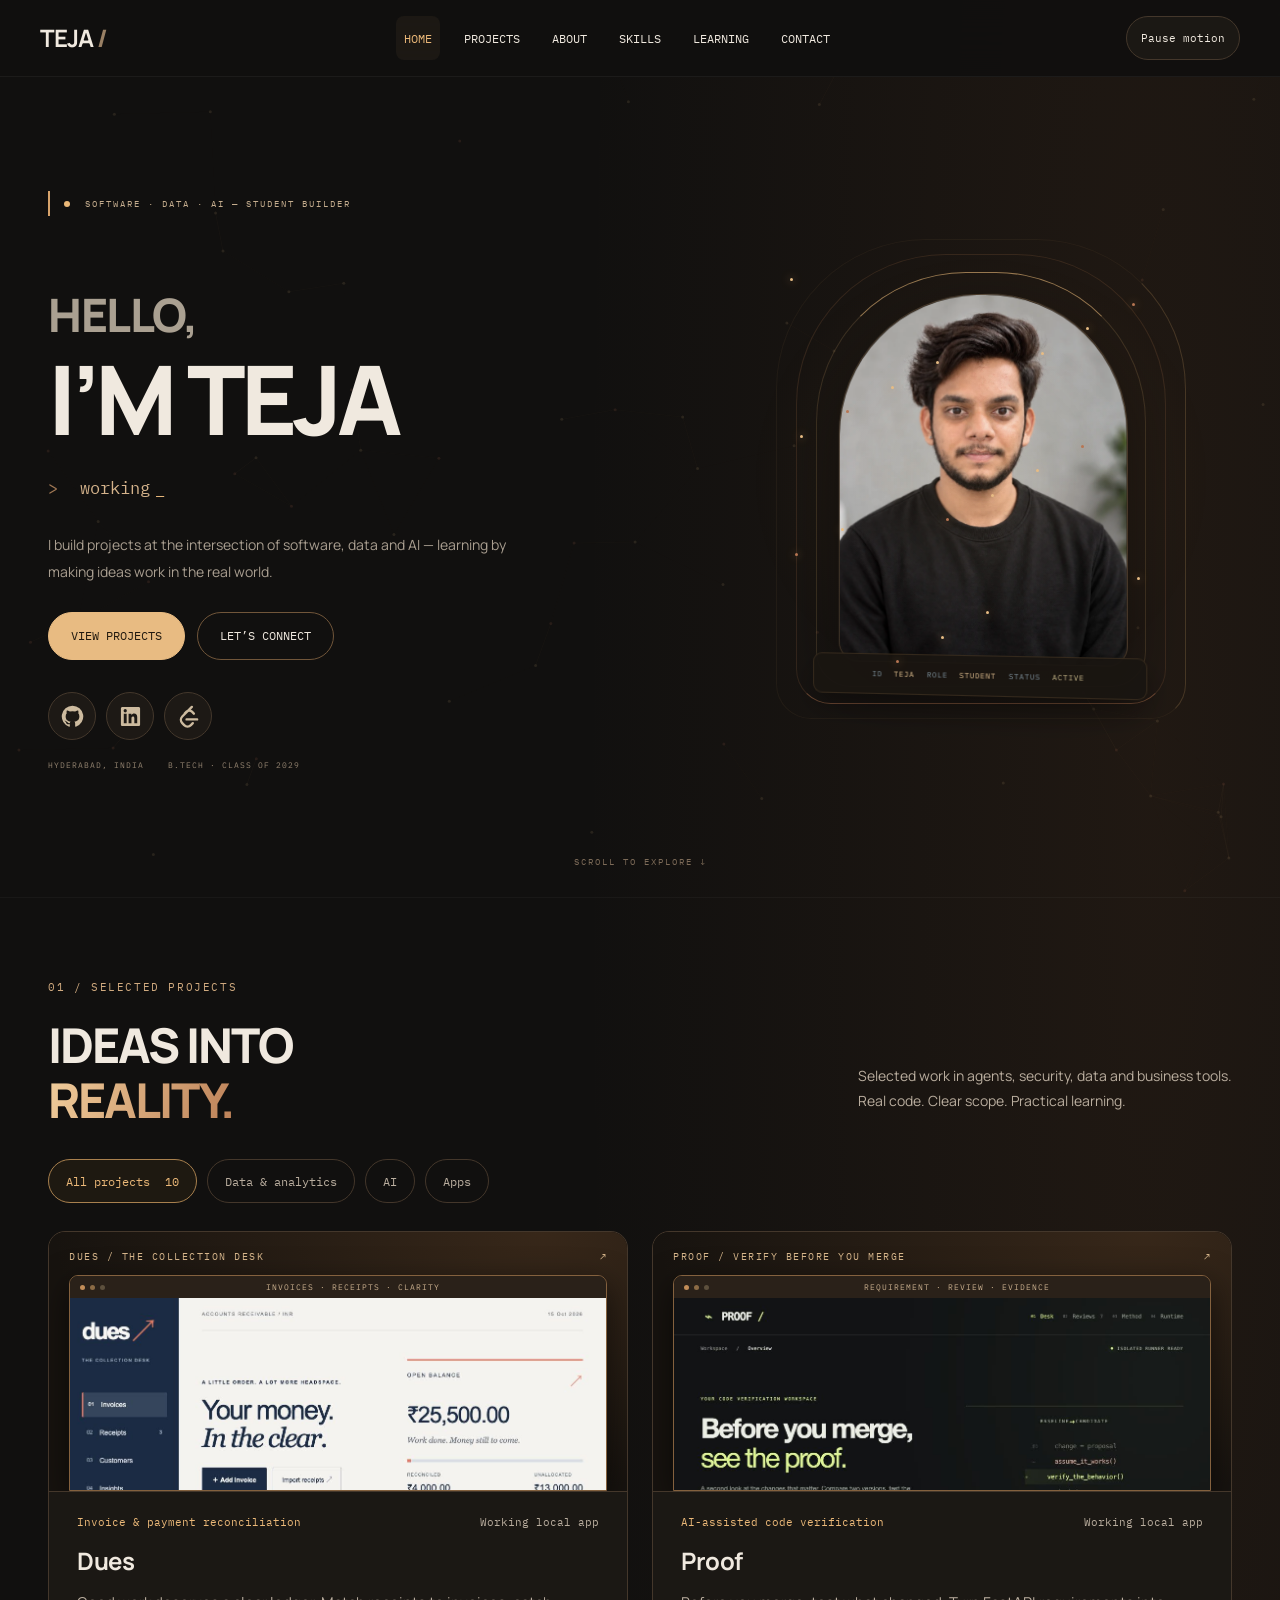
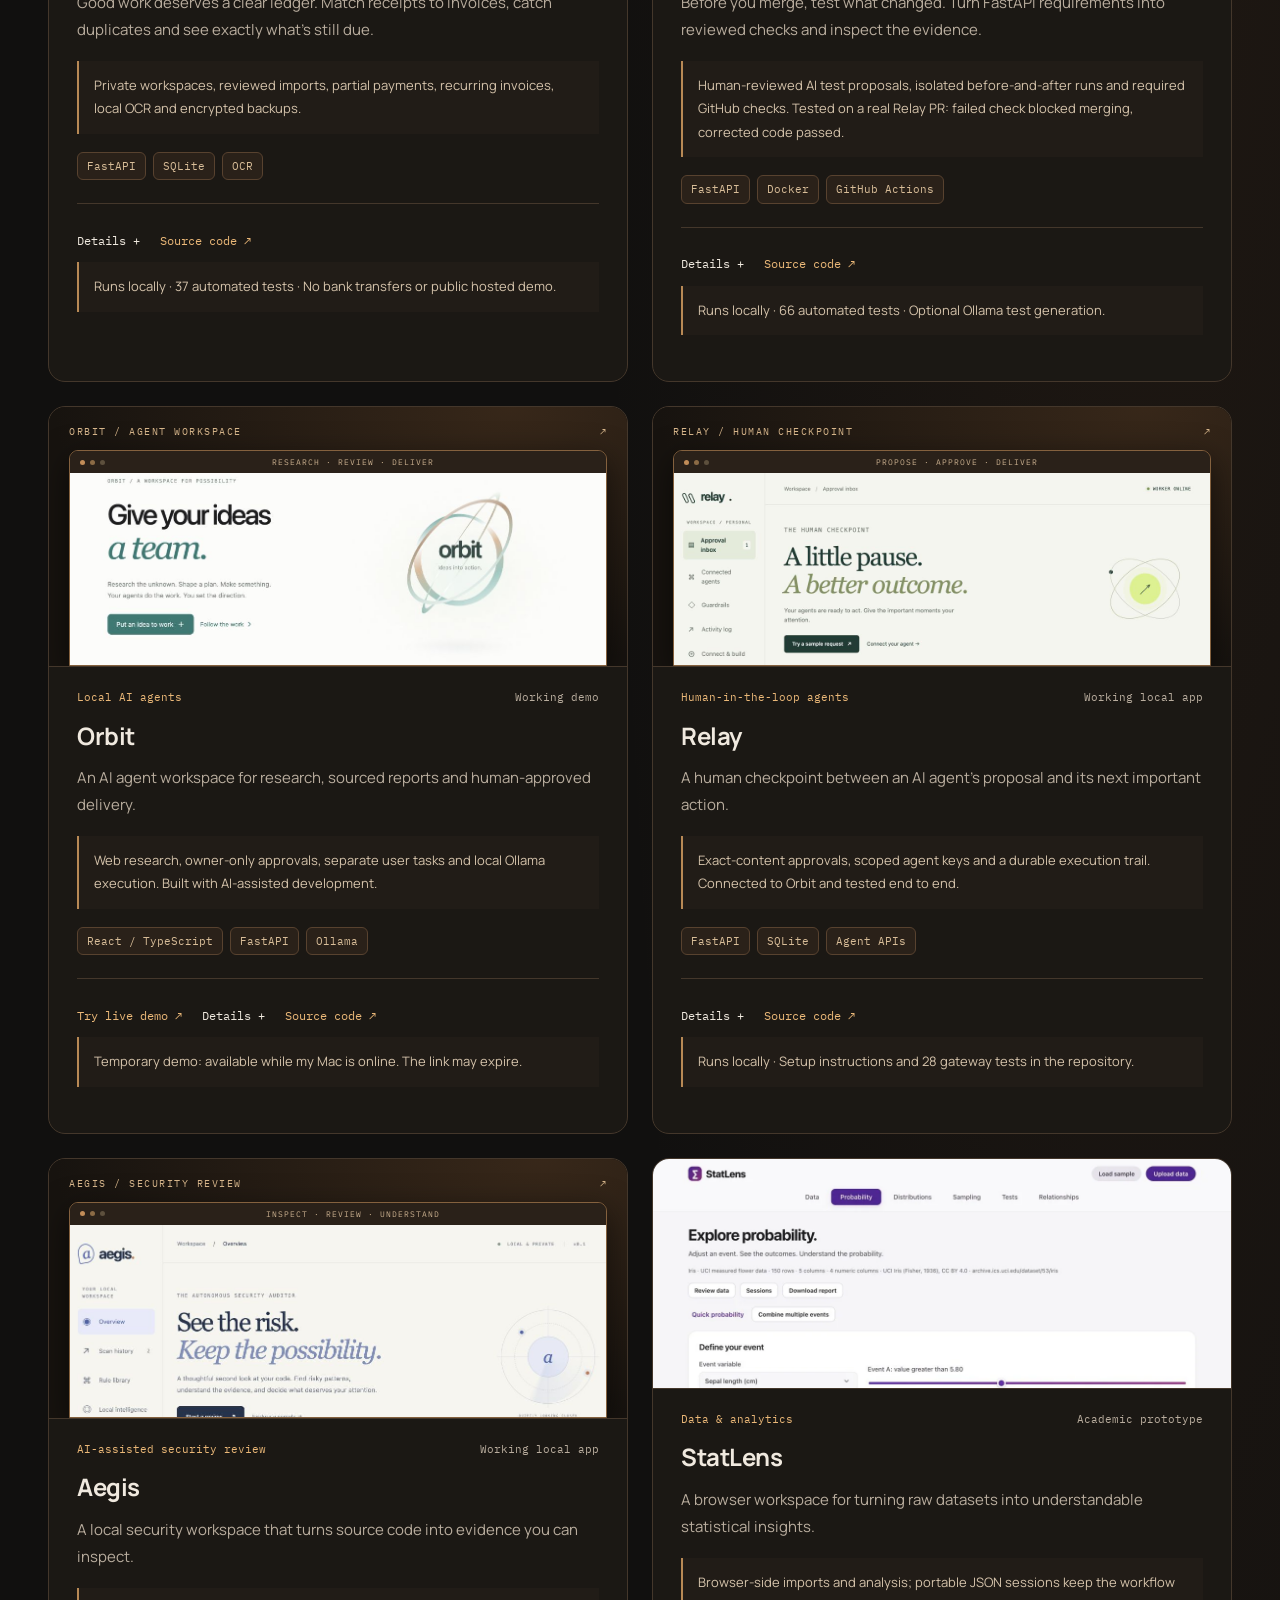
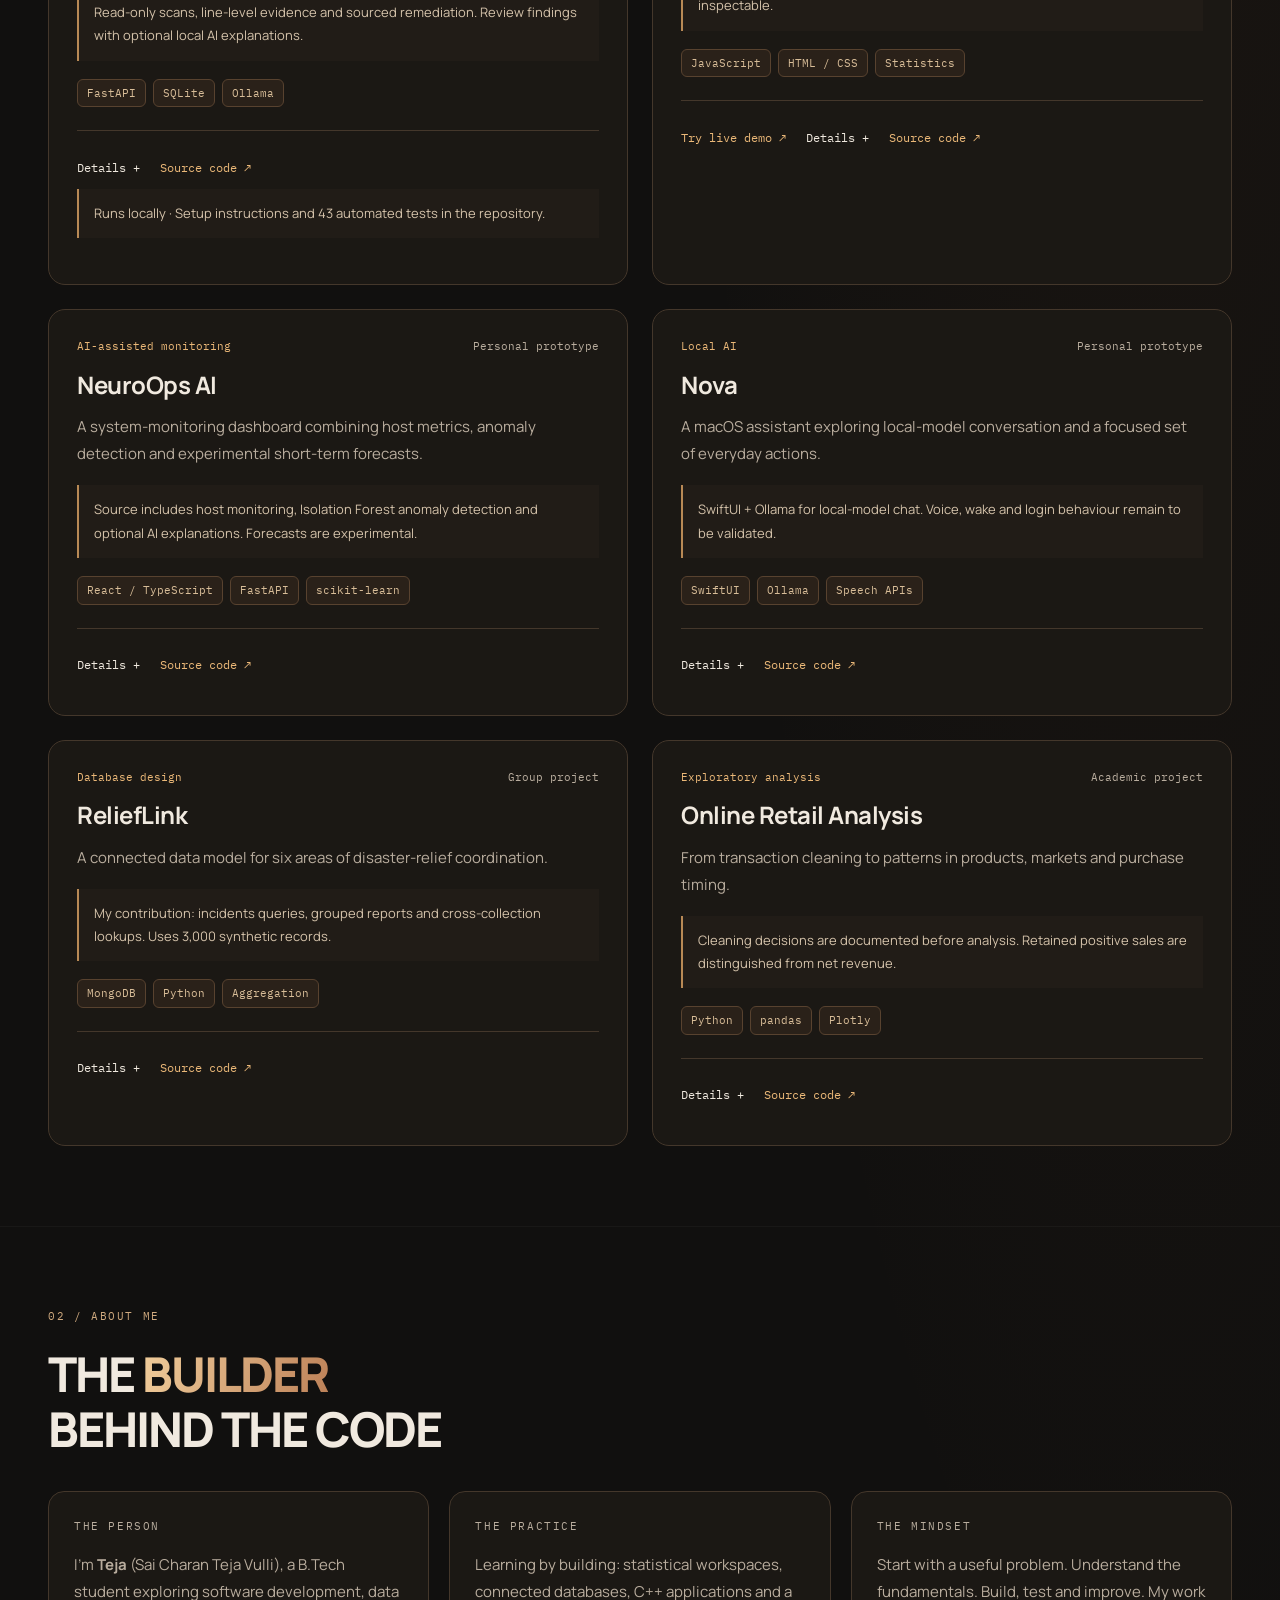
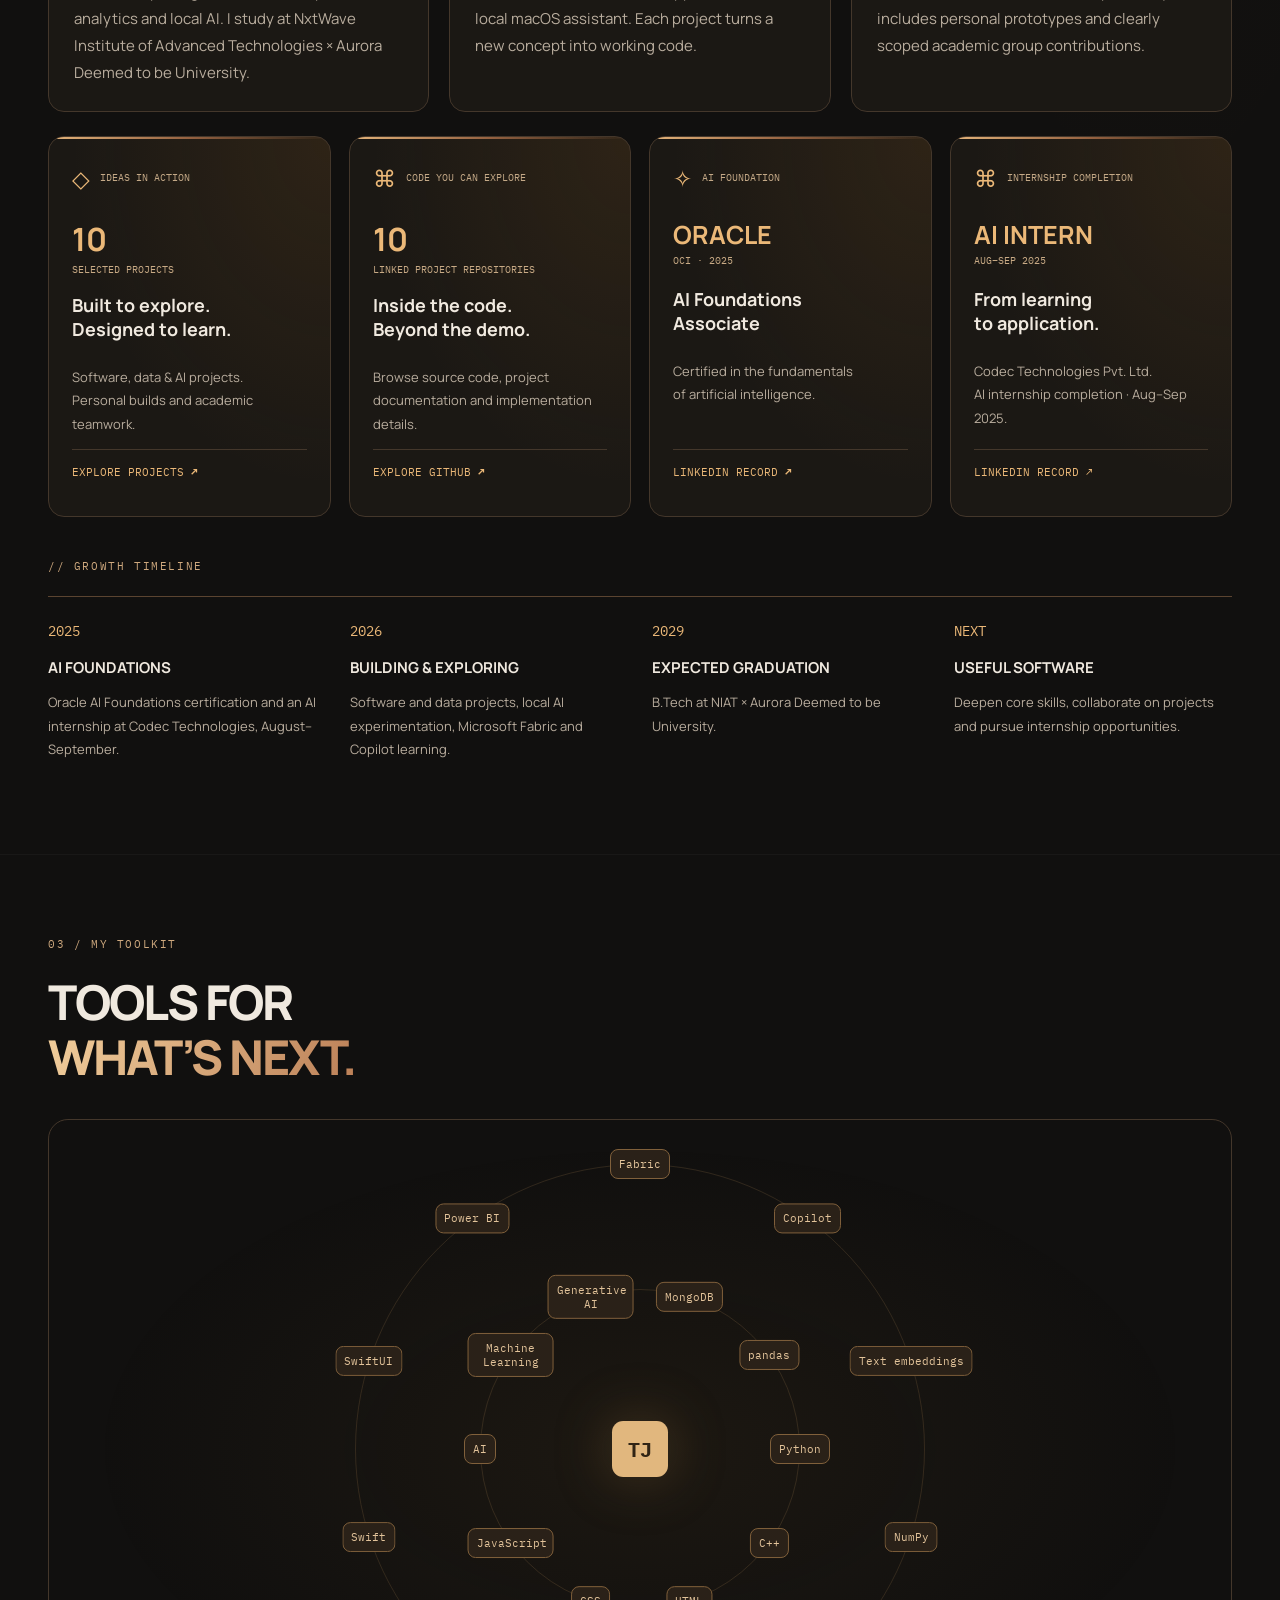
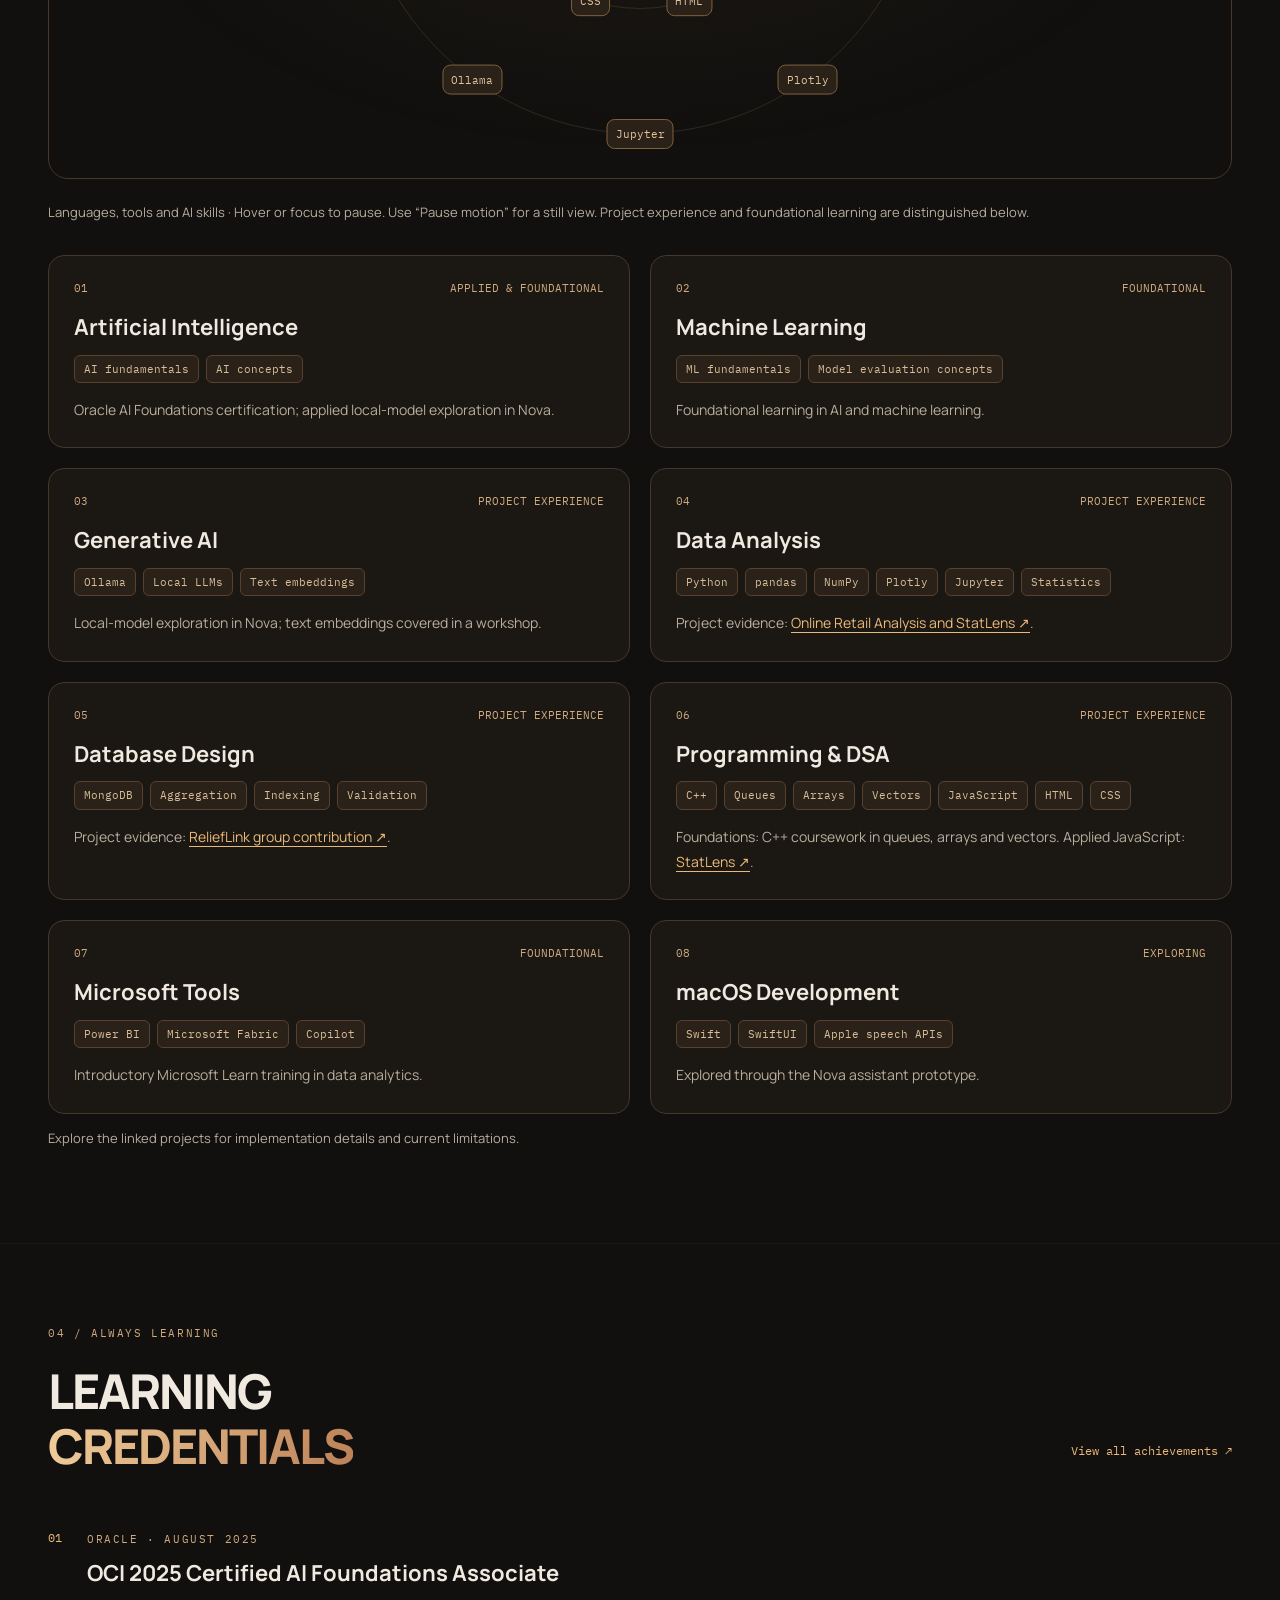
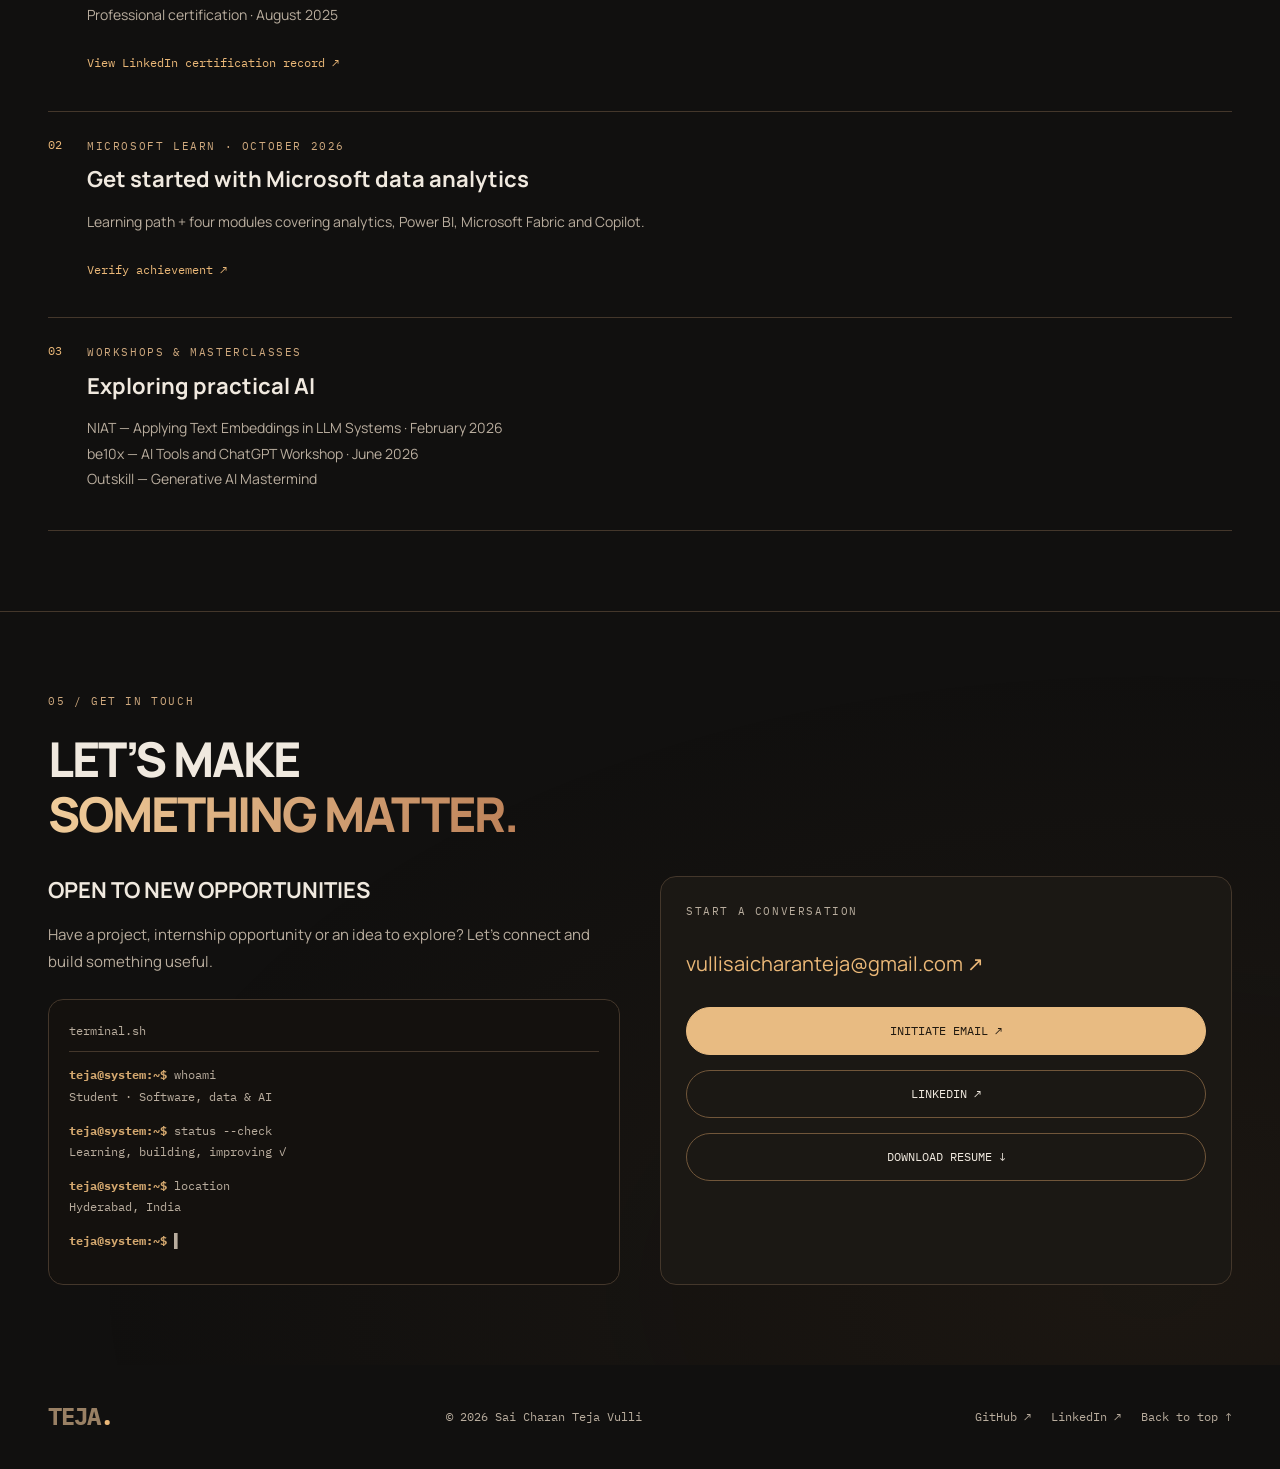
<file: index.html>
<!doctype html><html lang="en"><head><meta charset="utf-8"><meta name="viewport" content="width=device-width,initial-scale=1"><meta name="description" content="Sai Charan Teja Vulli — B.Tech student exploring software, data and local AI. Explore nine selected projects in AI, software and data."><title>Teja • Developer Portfolio</title><link rel="icon" href="favicon.svg" type="image/svg+xml"><link rel="stylesheet" href="style.css?v=relay-20261015"><link rel="canonical" href="https://saicharanteja-vulli.github.io/"><meta property="og:type" content="website"><meta property="og:title" content="Teja — Software & Data Portfolio"><meta property="og:description" content="Explore my Python data tools, C++ applications and local AI prototypes. Source code, a working demo and clear project contributions."><meta property="og:url" content="https://saicharanteja-vulli.github.io/"><meta property="og:image" content="https://saicharanteja-vulli.github.io/portrait-previous.webp"><meta name="twitter:card" content="summary"><meta name="theme-color" content="#11100f"></head><body>
<a class="skip" href="#main">Skip to content</a><div class="reading-progress"></div><canvas id="network" aria-hidden="true"></canvas><div class="particles" aria-hidden="true"></div><header><a class="brand" href="#home" aria-label="Teja home"><b>TEJA</b> /</a><nav aria-label="Main navigation"><a href="#home">HOME</a><a href="#work">PROJECTS</a><a href="#about">ABOUT</a><a href="#skills">SKILLS</a><a href="#learning">LEARNING</a><a href="#contact">CONTACT</a></nav><button class="motion-toggle" id="motion-toggle" aria-pressed="false">Pause motion</button></header><main id="main"><section class="hero wrap" id="home"><div class="hero-copy"><p class="eyebrow"><span class="dot"></span> SOFTWARE · DATA · AI — STUDENT BUILDER</p><h1><span class="hello">HELLO,</span><br><span id="hero-name" tabindex="0" aria-label="I’m Teja"><span aria-hidden="true">I’M TEJA</span></span></h1><p class="hero-sub"><span class="prompt">&gt;</span> <span id="rotating">working software.</span></p><p class="intro">I build projects at the intersection of software, data and AI — learning by making ideas work in the real world.</p><div class="actions"><a class="button primary" href="#work">VIEW PROJECTS</a><a class="button" href="#contact">LET’S CONNECT</a></div><div class="socials"><a href="https://github.com/saicharanteja-vulli" target="_blank" rel="noopener noreferrer" aria-label="GitHub" title="GitHub"><svg viewBox="0 0 24 24" aria-hidden="true"><path fill="currentColor" d="M12 .8a11.2 11.2 0 0 0-3.54 21.83c.56.1.77-.24.77-.54v-2.1c-3.13.68-3.79-1.33-3.79-1.33-.51-1.3-1.25-1.65-1.25-1.65-1.02-.7.08-.69.08-.69 1.13.08 1.72 1.16 1.72 1.16 1 .1 1.56 2.26 3.29 1.2.1-.72.39-1.21.71-1.49-2.5-.28-5.13-1.25-5.13-5.55 0-1.23.44-2.23 1.16-3.02-.12-.28-.5-1.43.11-2.98 0 0 .95-.3 3.08 1.15a10.7 10.7 0 0 1 5.6 0c2.13-1.44 3.07-1.15 3.07-1.15.62 1.55.24 2.7.12 2.98.72.79 1.15 1.79 1.15 3.02 0 4.31-2.63 5.26-5.14 5.54.4.35.76 1.03.76 2.08v2.84c0 .3.2.65.77.54A11.2 11.2 0 0 0 12 .8Z"/></svg></a><a href="https://www.linkedin.com/in/sai-charan-teja-profile/" target="_blank" rel="noopener noreferrer" aria-label="LinkedIn" title="LinkedIn"><svg viewBox="0 0 24 24" aria-hidden="true"><path fill="currentColor" d="M20.5 2h-17C2.67 2 2 2.67 2 3.5v17c0 .83.67 1.5 1.5 1.5h17c.83 0 1.5-.67 1.5-1.5v-17c0-.83-.67-1.5-1.5-1.5ZM8 19H5V9h3v10ZM6.5 7.7a1.7 1.7 0 1 1 0-3.4 1.7 1.7 0 0 1 0 3.4ZM19 19h-3v-5.1c0-1.3-.5-2-1.5-2-1.1 0-1.5.8-1.5 2V19h-3V9h2.9v1.4c.7-1 1.6-1.6 2.9-1.6 2.1 0 3.2 1.3 3.2 3.8V19Z"/></svg></a><a href="https://leetcode.com/u/saicharantejvulli/" target="_blank" rel="noopener noreferrer" aria-label="LeetCode" title="LeetCode"><svg viewBox="0 0 24 24" aria-hidden="true"><path d="m15.5 2-10 10a5 5 0 0 0 0 7l2 2a5 5 0 0 0 7 0l2-2M8 9l2-2a4 4 0 0 1 5.6 0l2 2M10 15h11" fill="none" stroke="currentColor" stroke-width="2.5" stroke-linecap="round" stroke-linejoin="round"/></svg></a></div><div class="hero-foot"><span>HYDERABAD, INDIA</span><span>B.TECH · CLASS OF 2029</span></div></div><div class="portrait-stage"><div class="orbit orbit-one"></div><div class="orbit orbit-two"></div><div class="orbit orbit-three"></div><span class="cross c1">+</span><span class="cross c2">+</span><div class="portrait"><img src="portrait-previous.webp" width="720" height="900" fetchpriority="high" alt="Sai Charan Teja Vulli"><div class="portrait-label"><span>ID <b>TEJA</b></span><span>ROLE <b>STUDENT</b></span><span>STATUS <b>ACTIVE</b></span></div></div><div class="floating-code"><span class="muted">// my approach</span><br><span class="accent">learn</span>();<br><span class="accent">build</span>();<br><span class="accent">improve</span>();</div></div><div class="hero-bottom"><span>01 / THE INTRODUCTION</span><a href="#work">SCROLL TO EXPLORE ↓</a></div></section>
<section class="wrap section" id="work"><div class="section-top"><div><p class="eyebrow">01 / SELECTED PROJECTS</p><h2>IDEAS INTO<br><span class="gradient">REALITY.</span></h2></div><p>Selected work in agents, security, data and business tools.<br>Real code. Clear scope. Practical learning.</p></div><div class="filters" role="group" aria-label="Filter projects"><button class="active" aria-pressed="true" data-filter="all">All projects <span>10</span></button><button aria-pressed="false" data-filter="data">Data & analytics</button><button aria-pressed="false" data-filter="ai">AI</button><button aria-pressed="false" data-filter="apps">Apps</button></div><p id="results" class="sr-only" aria-live="polite">Showing 10 projects</p><div id="projects" class="project-grid"><article class="project" data-category="apps" id="dues-project"><div class="visual relay-project-preview"><div class="relay-preview-heading"><span>DUES / THE COLLECTION DESK</span><span aria-hidden="true">↗</span></div><div class="relay-preview-window"><div class="relay-preview-bar" aria-hidden="true"><i></i><i></i><i></i><span>INVOICES · RECEIPTS · CLARITY</span></div><img src="dues-preview.png" alt="Actual Dues invoice ledger with an ink-blue sidebar, coral highlights, partial payment balances and credit notes, using fictional sample records" width="1093" height="1059" loading="lazy"></div></div><div class="project-body"><div class="project-top"><span>Invoice &amp; payment reconciliation</span><em>Working local app</em></div><h3>Dues</h3><p>Good work deserves a clear ledger. Match receipts to invoices, catch duplicates and see exactly what’s still due.</p><p class="evidence">Private workspaces, reviewed imports, partial payments, recurring invoices, local OCR and encrypted backups.</p><div class="tags"><span>FastAPI</span><span>SQLite</span><span>OCR</span></div><div class="project-links"><button data-project="9" aria-label="Read about Dues">Details +</button><a href="https://github.com/saicharanteja-vulli/dues-receivables" target="_blank" rel="noopener noreferrer">Source code ↗</a></div><p class="evidence">Runs locally · 37 automated tests · No bank transfers or public hosted demo.</p></div></article><article class="project" data-category="ai" id="proof-project"><div class="visual relay-project-preview"><div class="relay-preview-heading"><span>PROOF / VERIFY BEFORE YOU MERGE</span><span aria-hidden="true">↗</span></div><div class="relay-preview-window"><div class="relay-preview-bar" aria-hidden="true"><i></i><i></i><i></i><span>REQUIREMENT · REVIEW · EVIDENCE</span></div><img src="proof-preview.png" alt="Actual Proof dashboard with a graphite and lime interface, before-and-after code comparison and a passing Relay verification" width="1093" height="827" loading="lazy"></div></div><div class="project-body"><div class="project-top"><span>AI-assisted code verification</span><em>Working local app</em></div><h3>Proof</h3><p>Before you merge, test what changed. Turn FastAPI requirements into reviewed checks and inspect the evidence.</p><p class="evidence">Human-reviewed AI test proposals, isolated before-and-after runs and required GitHub checks. Tested on a real Relay PR: failed check blocked merging, corrected code passed.</p><div class="tags"><span>FastAPI</span><span>Docker</span><span>GitHub Actions</span></div><div class="project-links"><button data-project="8" aria-label="Read about Proof">Details +</button><a href="https://github.com/saicharanteja-vulli/proof-verifier" target="_blank" rel="noopener noreferrer">Source code ↗</a></div><p class="evidence">Runs locally · 66 automated tests · Optional Ollama test generation.</p></div></article><article class="project" data-category="ai"><div class="visual orbit-project-preview" style="height:260px;padding:18px 20px 0;background:radial-gradient(ellipse at 80% 0%,#68462966,transparent 70%),#17130f;display:flex;flex-direction:column"><div style="display:flex;align-items:center;justify-content:space-between;margin-bottom:12px;font:10px var(--mono);letter-spacing:1.5px;color:#d8b78c"><span>ORBIT / AGENT WORKSPACE</span><span aria-hidden="true">↗</span></div><div style="border:1px solid #84613e;border-radius:9px 9px 0 0;overflow:hidden;box-shadow:0 10px 32px #0008;flex:1;min-height:0"><div aria-hidden="true" style="height:22px;background:#2a2119;display:flex;align-items:center;gap:5px;padding:0 10px"><i style="width:5px;height:5px;border-radius:50%;background:#c28d58"></i><i style="width:5px;height:5px;border-radius:50%;background:#8c6b45"></i><i style="width:5px;height:5px;border-radius:50%;background:#5d503d"></i><span style="margin:auto;font:8px var(--mono);letter-spacing:1px;color:#c8ae8d">RESEARCH · REVIEW · DELIVER</span></div><img src="[data-uri]" alt="Orbit's actual homepage showing Give your ideas a team and the orbit-ring logo" width="1093" height="827" loading="lazy" style="display:block;width:100%;height:auto;object-fit:contain;object-position:top"></div></div><div class="project-body"><div class="project-top"><span>Local AI agents</span><em>Working demo</em></div><h3>Orbit</h3><p>An AI agent workspace for research, sourced reports and human-approved delivery.</p><p class="evidence">Web research, owner-only approvals, separate user tasks and local Ollama execution. Built with AI-assisted development.</p><div class="tags"><span>React / TypeScript</span><span>FastAPI</span><span>Ollama</span></div><div class="project-links"><a href="https://lenders-struck-essays-honest.trycloudflare.com" target="_blank" rel="noopener noreferrer">Try live demo ↗</a><button data-project="0" aria-label="Read about Orbit">Details +</button><a href="https://github.com/saicharanteja-vulli/orbit-agent-control-center" target="_blank" rel="noopener noreferrer">Source code ↗</a></div><p class="evidence">Temporary demo: available while my Mac is online. The link may expire.</p></div></article><article class="project" data-category="ai" id="relay-project"><div class="visual relay-project-preview"><div class="relay-preview-heading"><span>RELAY / HUMAN CHECKPOINT</span><span aria-hidden="true">↗</span></div><div class="relay-preview-window"><div class="relay-preview-bar" aria-hidden="true"><i></i><i></i><i></i><span>PROPOSE · APPROVE · DELIVER</span></div><img src="relay-preview.png" alt="Real Relay approval inbox showing a pending file request, delivered actions and review controls using demonstration data" width="1280" height="720" loading="lazy"></div></div><div class="project-body"><div class="project-top"><span>Human-in-the-loop agents</span><em>Working local app</em></div><h3>Relay</h3><p>A human checkpoint between an AI agent’s proposal and its next important action.</p><p class="evidence">Exact-content approvals, scoped agent keys and a durable execution trail. Connected to Orbit and tested end to end.</p><div class="tags"><span>FastAPI</span><span>SQLite</span><span>Agent APIs</span></div><div class="project-links"><button data-project="1" aria-label="Read about Relay">Details +</button><a href="https://github.com/saicharanteja-vulli/relay-agent-gateway" target="_blank" rel="noopener noreferrer">Source code ↗</a></div><p class="evidence">Runs locally · Setup instructions and 28 gateway tests in the repository.</p></div></article><article class="project" data-category="ai" id="aegis-project"><div class="visual relay-project-preview"><div class="relay-preview-heading"><span>AEGIS / SECURITY REVIEW</span><span aria-hidden="true">↗</span></div><div class="relay-preview-window"><div class="relay-preview-bar" aria-hidden="true"><i></i><i></i><i></i><span>INSPECT · REVIEW · UNDERSTAND</span></div><img src="aegis-preview.png" alt="Real Aegis dashboard with its animated radar, scan history and review controls using sample data" width="1093" height="827" loading="lazy"></div></div><div class="project-body"><div class="project-top"><span>AI-assisted security review</span><em>Working local app</em></div><h3>Aegis</h3><p>A local security workspace that turns source code into evidence you can inspect.</p><p class="evidence">Read-only scans, line-level evidence and sourced remediation. Review findings with optional local AI explanations.</p><div class="tags"><span>FastAPI</span><span>SQLite</span><span>Ollama</span></div><div class="project-links"><button data-project="2" aria-label="Read about Aegis">Details +</button><a href="https://github.com/saicharanteja-vulli/aegis-security-auditor" target="_blank" rel="noopener noreferrer">Source code ↗</a></div><p class="evidence">Runs locally · Setup instructions and 43 automated tests in the repository.</p></div></article><article class="project" data-category="data"><div class="visual"><img src="statlens-preview.webp" alt="Actual StatLens interface showing the Iris sample dataset" width="1200" height="650" loading="lazy"></div><div class="project-body"><div class="project-top"><span>Data &amp; analytics</span><em>Academic prototype</em></div><h3>StatLens</h3><p>A browser workspace for turning raw datasets into understandable statistical insights.</p><p class="evidence">Browser-side imports and analysis; portable JSON sessions keep the workflow inspectable.</p><div class="tags"><span>JavaScript</span><span>HTML / CSS</span><span>Statistics</span></div><div class="project-links"><a href="statlens.html" target="_blank" rel="noopener noreferrer">Try live demo ↗</a><button data-project="3" aria-label="Read about StatLens">Details +</button><a href="https://github.com/saicharanteja-vulli/statlens" target="_blank" rel="noopener noreferrer">Source code ↗</a></div></div></article><article class="project" data-category="ai"><div class="project-body"><div class="project-top"><span>AI-assisted monitoring</span><em>Personal prototype</em></div><h3>NeuroOps AI</h3><p>A system-monitoring dashboard combining host metrics, anomaly detection and experimental short-term forecasts.</p><p class="evidence">Source includes host monitoring, Isolation Forest anomaly detection and optional AI explanations. Forecasts are experimental.</p><div class="tags"><span>React / TypeScript</span><span>FastAPI</span><span>scikit-learn</span></div><div class="project-links"><button data-project="4" aria-label="Read about NeuroOps AI">Details +</button><a href="https://github.com/saicharanteja-vulli/NeuroOPS-AI" target="_blank" rel="noopener noreferrer">Source code ↗</a></div></div></article><article class="project" data-category="ai"><div class="project-body"><div class="project-top"><span>Local AI</span><em>Personal prototype</em></div><h3>Nova</h3><p>A macOS assistant exploring local-model conversation and a focused set of everyday actions.</p><p class="evidence">SwiftUI + Ollama for local-model chat. Voice, wake and login behaviour remain to be validated.</p><div class="tags"><span>SwiftUI</span><span>Ollama</span><span>Speech APIs</span></div><div class="project-links"><button data-project="5" aria-label="Read about Nova">Details +</button><a href="https://github.com/saicharanteja-vulli/nova-mac-assistant" target="_blank" rel="noopener noreferrer">Source code ↗</a></div></div></article><article class="project" data-category="data"><div class="project-body"><div class="project-top"><span>Database design</span><em>Group project</em></div><h3>ReliefLink</h3><p>A connected data model for six areas of disaster-relief coordination.</p><p class="evidence">My contribution: incidents queries, grouped reports and cross-collection lookups. Uses 3,000 synthetic records.</p><div class="tags"><span>MongoDB</span><span>Python</span><span>Aggregation</span></div><div class="project-links"><button data-project="6" aria-label="Read about ReliefLink">Details +</button><a href="https://github.com/saicharanteja-vulli/relieflink" target="_blank" rel="noopener noreferrer">Source code ↗</a></div></div></article><article class="project" data-category="data"><div class="project-body"><div class="project-top"><span>Exploratory analysis</span><em>Academic project</em></div><h3>Online Retail Analysis</h3><p>From transaction cleaning to patterns in products, markets and purchase timing.</p><p class="evidence">Cleaning decisions are documented before analysis. Retained positive sales are distinguished from net revenue.</p><div class="tags"><span>Python</span><span>pandas</span><span>Plotly</span></div><div class="project-links"><button data-project="7" aria-label="Read about Online Retail Analysis">Details +</button><a href="https://github.com/saicharanteja-vulli/online-retail-analysis" target="_blank" rel="noopener noreferrer">Source code ↗</a></div></div></article></div></section><section class="wrap section" id="about"><p class="eyebrow">02 / ABOUT ME</p><h2>THE <span class="gradient">BUILDER</span><br>BEHIND THE CODE</h2><div class="identity-grid"><div class="identity-logs"><article class="system-panel"><p class="eyebrow">THE PERSON</p><p>I'm <b>Teja</b> (Sai Charan Teja Vulli), a B.Tech student exploring software development, data analytics and local AI. I study at NxtWave Institute of Advanced Technologies × Aurora Deemed to be University.</p></article><article class="system-panel"><p class="eyebrow">THE PRACTICE</p><p>Learning by building: statistical workspaces, connected databases, C++ applications and a local macOS assistant. Each project turns a new concept into working code.</p></article><article class="system-panel"><p class="eyebrow">THE MINDSET</p><p>Start with a useful problem. Understand the fundamentals. Build, test and improve. My work includes personal prototypes and clearly scoped academic group contributions.</p></article></div><div class="identity-stats"><article class="achievement-card projects-card"><div class="achievement-top"><span class="achievement-icon" aria-hidden="true">◇</span><span>IDEAS IN ACTION</span></div><div class="achievement-brand"><strong>10</strong><span>SELECTED PROJECTS</span></div><h3>Built to explore.<br>Designed to learn.</h3><p>Software, data & AI projects.<br>Personal builds and academic teamwork.</p><a href="#work">EXPLORE PROJECTS <b>↗</b></a></article><article class="achievement-card repositories-card"><div class="achievement-top"><span class="achievement-icon" aria-hidden="true">⌘</span><span>CODE YOU CAN EXPLORE</span></div><div class="achievement-brand"><strong>10</strong><span>LINKED PROJECT REPOSITORIES</span></div><h3>Inside the code.<br>Beyond the demo.</h3><p>Browse source code, project<br>documentation and implementation details.</p><a href="https://github.com/saicharanteja-vulli" target="_blank" rel="noopener noreferrer">EXPLORE GITHUB <b>↗</b></a></article><article class="achievement-card certification-card"><div class="achievement-top"><span class="achievement-icon" aria-hidden="true">✧</span><span>AI FOUNDATION</span></div><div class="achievement-brand">ORACLE <span>OCI · 2025</span></div><h3>AI Foundations<br>Associate</h3><p>Certified in the fundamentals<br>of artificial intelligence.</p><a href="https://www.linkedin.com/in/sai-charan-teja-profile/details/certifications/" target="_blank" rel="noopener noreferrer">LINKEDIN RECORD <b>↗</b></a></article><article class="achievement-card internship-card"><div class="achievement-top"><span class="achievement-icon" aria-hidden="true">⌘</span><span>INTERNSHIP COMPLETION</span></div><div class="achievement-brand">AI INTERN <span>AUG–SEP 2025</span></div><h3>From learning<br>to application.</h3><p>Codec Technologies Pvt. Ltd.<br>AI internship completion · Aug–Sep 2025.</p><a href="https://www.linkedin.com/in/sai-charan-teja-profile/details/certifications/" target="_blank" rel="noopener noreferrer">LINKEDIN RECORD ↗</a></article></div></div><p class="eyebrow timeline-label">// GROWTH TIMELINE</p><div class="timeline"><article><span>2025</span><h3>AI FOUNDATIONS</h3><p>Oracle AI Foundations certification and an AI internship at Codec Technologies, August–September.</p></article><article><span>2026</span><h3>BUILDING & EXPLORING</h3><p>Software and data projects, local AI experimentation, Microsoft Fabric and Copilot learning.</p></article><article><span>2029</span><h3>EXPECTED GRADUATION</h3><p>B.Tech at NIAT × Aurora Deemed to be University.</p></article><article><span>NEXT</span><h3>USEFUL SOFTWARE</h3><p>Deepen core skills, collaborate on projects and pursue internship opportunities.</p></article></div></section><section class="wrap section" id="skills"><p class="eyebrow">03 / MY TOOLKIT</p><h2>TOOLS FOR<br><span class="gradient">WHAT’S NEXT.</span></h2><div class="solar-system tool-universe" tabindex="0" aria-label="Skills and tools orbiting Teja; focus pauses the animation"><div class="sun">TJ</div><div class="tool-ring" style="--ring:0"></div><div class="tool-ring" style="--ring:1"></div><div class="tool-ring" style="--ring:2"></div><div class="tool-ring" style="--ring:3"></div><div class="tool-ring" style="--ring:4"></div><span class="tool-planet" style="--angle:0deg;--distance:160px;--duration:100s;--phase:0s">Python</span><span class="tool-planet" style="--angle:36deg;--distance:160px;--duration:100s;--phase:0s">C++</span><span class="tool-planet" style="--angle:72deg;--distance:160px;--duration:100s;--phase:0s">HTML</span><span class="tool-planet" style="--angle:108deg;--distance:160px;--duration:100s;--phase:0s">CSS</span><span class="tool-planet" style="--angle:144deg;--distance:160px;--duration:100s;--phase:0s">JavaScript</span><span class="tool-planet" style="--angle:180deg;--distance:160px;--duration:100s;--phase:0s">AI</span><span class="tool-planet" style="--angle:216deg;--distance:160px;--duration:100s;--phase:0s">Machine Learning</span><span class="tool-planet" style="--angle:252deg;--distance:160px;--duration:100s;--phase:0s">Generative AI</span><span class="tool-planet" style="--angle:288deg;--distance:160px;--duration:100s;--phase:0s">MongoDB</span><span class="tool-planet" style="--angle:324deg;--distance:160px;--duration:100s;--phase:0s">pandas</span><span class="tool-planet" style="--angle:18deg;--distance:285px;--duration:100s;--phase:0s">NumPy</span><span class="tool-planet" style="--angle:54deg;--distance:285px;--duration:100s;--phase:0s">Plotly</span><span class="tool-planet" style="--angle:90deg;--distance:285px;--duration:100s;--phase:0s">Jupyter</span><span class="tool-planet" style="--angle:126deg;--distance:285px;--duration:100s;--phase:0s">Ollama</span><span class="tool-planet" style="--angle:162deg;--distance:285px;--duration:100s;--phase:0s">Swift</span><span class="tool-planet" style="--angle:198deg;--distance:285px;--duration:100s;--phase:0s">SwiftUI</span><span class="tool-planet" style="--angle:234deg;--distance:285px;--duration:100s;--phase:0s">Power BI</span><span class="tool-planet" style="--angle:270deg;--distance:285px;--duration:100s;--phase:0s">Fabric</span><span class="tool-planet" style="--angle:306deg;--distance:285px;--duration:100s;--phase:0s">Copilot</span><span class="tool-planet" style="--angle:342deg;--distance:285px;--duration:100s;--phase:0s">Text embeddings</span></div><p class="skills-note">Languages, tools and AI skills · Hover or focus to pause. Use “Pause motion” for a still view. Project experience and foundational learning are distinguished below.</p><div class="skill-groups"><article class="skill-group"><div class="skill-group-top"><span>01</span><span>APPLIED & FOUNDATIONAL</span></div><h3>Artificial Intelligence</h3><div class="skill-tags"><span>AI fundamentals</span><span>AI concepts</span></div><p>Oracle AI Foundations certification; applied local-model exploration in Nova.</p></article><article class="skill-group"><div class="skill-group-top"><span>02</span><span>FOUNDATIONAL</span></div><h3>Machine Learning</h3><div class="skill-tags"><span>ML fundamentals</span><span>Model evaluation concepts</span></div><p>Foundational learning in AI and machine learning.</p></article><article class="skill-group"><div class="skill-group-top"><span>03</span><span>PROJECT EXPERIENCE</span></div><h3>Generative AI</h3><div class="skill-tags"><span>Ollama</span><span>Local LLMs</span><span>Text embeddings</span></div><p>Local-model exploration in Nova; text embeddings covered in a workshop.</p></article><article class="skill-group"><div class="skill-group-top"><span>04</span><span>PROJECT EXPERIENCE</span></div><h3>Data Analysis</h3><div class="skill-tags"><span>Python</span><span>pandas</span><span>NumPy</span><span>Plotly</span><span>Jupyter</span><span>Statistics</span></div><p>Project evidence: <a href="#work">Online Retail Analysis and StatLens ↗</a>.</p></article><article class="skill-group"><div class="skill-group-top"><span>05</span><span>PROJECT EXPERIENCE</span></div><h3>Database Design</h3><div class="skill-tags"><span>MongoDB</span><span>Aggregation</span><span>Indexing</span><span>Validation</span></div><p>Project evidence: <a href="#work">ReliefLink group contribution ↗</a>.</p></article><article class="skill-group"><div class="skill-group-top"><span>06</span><span>PROJECT EXPERIENCE</span></div><h3>Programming & DSA</h3><div class="skill-tags"><span>C++</span><span>Queues</span><span>Arrays</span><span>Vectors</span><span>JavaScript</span><span>HTML</span><span>CSS</span></div><p>Foundations: C++ coursework in queues, arrays and vectors. Applied JavaScript: <a href="#work">StatLens ↗</a>.</p></article><article class="skill-group"><div class="skill-group-top"><span>07</span><span>FOUNDATIONAL</span></div><h3>Microsoft Tools</h3><div class="skill-tags"><span>Power BI</span><span>Microsoft Fabric</span><span>Copilot</span></div><p>Introductory Microsoft Learn training in data analytics.</p></article><article class="skill-group"><div class="skill-group-top"><span>08</span><span>EXPLORING</span></div><h3>macOS Development</h3><div class="skill-tags"><span>Swift</span><span>SwiftUI</span><span>Apple speech APIs</span></div><p>Explored through the Nova assistant prototype.</p></article></div><p class="skills-note">Explore the linked projects for implementation details and current limitations.</p></section>
<section class="wrap section" id="learning"><div class="section-top"><div><p class="eyebrow">04 / ALWAYS LEARNING</p><h2>LEARNING<br><span class="gradient">CREDENTIALS</span></h2></div><a class="text-link" href="https://www.linkedin.com/in/sai-charan-teja-profile/details/certifications/" target="_blank" rel="noopener noreferrer">View all achievements ↗</a></div><div class="credentials"><article><span class="credential-no">01</span><div><span class="eyebrow">ORACLE · AUGUST 2025</span><h3>OCI 2025 Certified AI Foundations Associate</h3><p>Professional certification · August 2025</p><a class="text-link" href="https://www.linkedin.com/in/sai-charan-teja-profile/details/certifications/" target="_blank" rel="noopener noreferrer">View LinkedIn certification record ↗</a></div></article><article><span class="credential-no">02</span><div><span class="eyebrow">MICROSOFT LEARN · OCTOBER 2026</span><h3>Get started with Microsoft data analytics</h3><p>Learning path + four modules covering analytics, Power BI, Microsoft Fabric and Copilot.</p><a class="text-link" href="https://learn.microsoft.com/api/achievements/share/en-us/SaiCharanTejaVulli-3666/8V9TTS3W?sharingId=F284EDEC46CD9451" target="_blank" rel="noopener noreferrer">Verify achievement ↗</a></div></article><article><span class="credential-no">03</span><div><span class="eyebrow">WORKSHOPS & MASTERCLASSES</span><h3>Exploring practical AI</h3><p>NIAT — Applying Text Embeddings in LLM Systems · February 2026<br>be10x — AI Tools and ChatGPT Workshop · June 2026<br>Outskill — Generative AI Mastermind</p></div></article></div></section>
<section id="contact" class="contact"><div class="wrap"><p class="eyebrow">05 / GET IN TOUCH</p><h2>LET’S MAKE<br><span class="gradient">SOMETHING MATTER.</span></h2><div class="connect-grid"><div><h3>OPEN TO NEW OPPORTUNITIES</h3><p>Have a project, internship opportunity or an idea to explore? Let’s connect and build something useful.</p><div class="terminal"><div class="terminal-bar"><i></i><i></i><i></i><span>terminal.sh</span></div><p><b>teja@system:~$</b> whoami<br><span>Student · Software, data & AI</span></p><p><b>teja@system:~$</b> status --check<br><span>Learning, building, improving ✓</span></p><p><b>teja@system:~$</b> location<br><span>Hyderabad, India</span></p><p><b>teja@system:~$</b> <span class="cursor">▌</span></p></div></div><div class="system-panel contact-links"><p class="eyebrow">START A CONVERSATION</p><a class="email" href="mailto:vullisaicharanteja@gmail.com">vullisaicharanteja@gmail.com ↗</a><a class="button primary" href="mailto:vullisaicharanteja@gmail.com">INITIATE EMAIL ↗</a><a class="button" href="https://www.linkedin.com/in/sai-charan-teja-profile/" target="_blank" rel="noopener noreferrer">LINKEDIN ↗</a><a class="button" href="Sai_Charan_Teja_Resume.pdf" download>DOWNLOAD RESUME ↓</a></div></div></div></section></main><footer class="wrap"><a class="brand" href="#home">TEJA<span class="accent">.</span></a><p>© 2026 Sai Charan Teja Vulli</p><div><a href="https://github.com/saicharanteja-vulli" target="_blank" rel="noopener noreferrer">GitHub ↗</a><a href="https://www.linkedin.com/in/sai-charan-teja-profile/" target="_blank" rel="noopener noreferrer">LinkedIn ↗</a><a href="#home">Back to top ↑</a></div></footer>
<dialog id="project-dialog" aria-labelledby="dialog-title"><button id="close-dialog" aria-label="Close project details">×</button><p class="eyebrow" id="dialog-category"></p><h2 id="dialog-title"></h2><p id="dialog-description"></p><h3>Implementation & evidence</h3><ul id="dialog-features"></ul><p id="dialog-scope" class="scope"></p><a id="dialog-link" class="button primary" target="_blank" rel="noopener noreferrer">Explore repository ↗</a></dialog><script id="project-data" type="application/json">[{"title": "Orbit", "category": "ai", "label": "Local AI agents", "type": "Working demo", "tags": ["React / TypeScript", "FastAPI", "Ollama"], "repo": "orbit-agent-control-center", "description": "An AI agent workspace for research, sourced reports and human-approved delivery.", "features": ["Search the web and read supporting pages to prepare sourced reports.", "Review exact file or webhook proposals before the worker executes them.", "Login, user roles and separate task histories with owner-only approvals.", "Durable SQLite task queue, separate worker and local Ollama generation."], "scope": "AI-assisted student build; working demo, not an independently audited production service. The temporary demo requires the host Mac online and its URL may expire. Model output needs human review; web searches leave the device."}, {"title": "Relay", "category": "ai", "label": "Human-in-the-loop agents", "type": "Working local app", "tags": ["FastAPI", "SQLite", "Agent APIs"], "repo": "relay-agent-gateway", "description": "A human checkpoint between an AI agent’s proposal and its next important action.", "features": ["Review exact file contents and webhook payloads before approving execution.", "Scoped agent API keys, owner-only decisions and an immutable proposal history.", "Durable worker with expiring approvals, idempotent submissions and no automatic replay after uncertain delivery.", "Connected to Orbit and tested with a real local-model task, human approval and verified file delivery."], "scope": "AI-assisted student build. Local application with 28 automated gateway tests; not publicly hosted or independently audited. Real file delivery verified; webhook transport tested with mocks."}, {"title": "Aegis", "category": "ai", "label": "AI-assisted security review", "type": "Working local app", "tags": ["FastAPI", "SQLite", "Ollama"], "repo": "aegis-security-auditor", "description": "A local workspace for read-only source scanning, evidence review and sourced security reports.", "features": ["11 static rules inspect Python, JavaScript and configuration patterns without executing uploaded code.", "Review file and line evidence, CWE references, confidence and remediation guidance.", "Track review states and notes, retain scan history and export Markdown or JSON.", "Optional local Ollama explanations and 43 automated tests."], "scope": "AI-assisted student build; local single-user MVP with no public hosting. Pattern matches need human review and can miss real issues. Not a substitute for a complete security audit."}, {"title": "StatLens", "category": "data", "label": "Data & analytics", "type": "Academic prototype", "tags": ["JavaScript", "HTML / CSS", "Statistics"], "repo": "statlens", "description": "A browser workspace for turning raw datasets into understandable statistical insights.", "features": ["Import CSV, TSV, Excel and selectable-text PDF tables.", "Review missing values, duplicates and outliers before cleaning.", "Explore probability, statistical tests and linear regression.", "Save portable JSON sessions and export HTML reports."], "scope": "Academic probability and statistics prototype. Scanned PDFs require external OCR; analysis depends on the assumptions of each statistical test.", "graphic": "chart"}, {"title": "NeuroOps AI", "category": "ai", "label": "AI-assisted monitoring", "type": "Personal prototype", "tags": ["React / TypeScript", "FastAPI", "scikit-learn"], "repo": "NeuroOPS-AI", "description": "A system-monitoring dashboard combining host metrics, anomaly detection and experimental short-term forecasts.", "features": ["Collect CPU, memory, disk and network metrics from the backend host with psutil.", "Flag unusual metric patterns using Isolation Forest on recent snapshots.", "Explore experimental CPU and memory forecasts using polynomial regression.", "Request metric explanations through optional Gemini or OpenAI integration, with a rule-based fallback."], "scope": "Personal prototype reviewed from source. Metrics describe the host running the backend. Forecast confidence is heuristic, not a validated accuracy measure. End-to-end deployment and model performance have not been independently verified."}, {"title": "Nova", "category": "ai", "label": "Local AI", "type": "Personal prototype", "tags": ["SwiftUI", "Ollama", "Speech APIs"], "repo": "nova-mac-assistant", "description": "A macOS assistant exploring local-model conversation and a focused set of everyday actions.", "features": ["SwiftUI interface connected to a local Ollama model.", "Notes, remembered facts and timers.", "Supported app launching and reviewed browser searches.", "Apple speech APIs for spoken interaction."], "scope": "Personal prototype. End-to-end microphone recognition, wake accuracy and login launch still need testing. Speech recognition may use Apple servers when on-device recognition is unavailable.", "graphic": "orb"}, {"title": "ReliefLink", "category": "data", "label": "Database design", "type": "Group project", "tags": ["MongoDB", "Python", "Aggregation"], "repo": "relieflink", "description": "A connected data model for six areas of disaster-relief coordination.", "features": ["Six databases, 60 collections and 3,000 fictional demonstration records.", "My contribution focuses on incidents, filtered queries, grouped reports and cross-collection lookups.", "Collection validators, indexes and reproducible setup scripts.", "A six-member academic group project spanning incidents, rescue, shelters, donations, volunteers and logistics."], "scope": "A classroom database demonstration using synthetic data, not a deployed emergency-response service.", "graphic": "nodes"}, {"title": "Online Retail Analysis", "category": "data", "label": "Exploratory analysis", "type": "Academic project", "tags": ["Python", "pandas", "Plotly"], "repo": "online-retail-analysis", "description": "From transaction cleaning to patterns in products, markets and purchase timing.", "features": ["Documented cleaning of missing customer IDs, duplicates, cancellations and nonpositive quantities or prices.", "Exploratory analysis in a Jupyter notebook using pandas, NumPy and Plotly.", "Companion browser dashboard for exploring sales patterns.", "Revenue is based on retained positive sales lines and is not labelled net revenue or profit."], "scope": "Exploratory coursework based on the Online Retail dataset, not a forecasting model.", "graphic": "bars"}, {"title": "Proof", "category": "ai", "label": "AI-assisted code verification", "type": "Working local app", "tags": ["FastAPI", "Docker", "GitHub Actions", "Ollama"], "repo": "proof-verifier", "description": "A local verification desk for FastAPI changes: turn requirements and code into reviewed tests, compare both versions and inspect evidence before merging.", "features": ["Generate editable HTTP test proposals with local Ollama; human review is required before execution.", "Run baseline and candidate in separate network-isolated Docker containers and compare status codes and JSON assertions.", "Import public GitHub PRs at exact commits; reject stale imports and inspect live merge checks.", "Export Markdown/JSON evidence. Required GitHub checks were tested on a real Relay PR: failure blocked merging, then all four candidate checks passed."], "scope": "Working local single-user app with 66 automated tests. Supports small FastAPI projects in a fixed runtime; no public hosted demo, private repositories, arbitrary pytest execution or automatic merging. Passing supplied checks does not prove overall correctness or security. Built with AI-assisted development."}, {"title": "Dues", "category": "apps", "label": "Invoice & payment reconciliation", "type": "Working local app", "tags": ["FastAPI", "SQLite", "OCR", "Docker"], "repo": "dues-receivables", "description": "A collection desk for freelancers and small service businesses: reconcile invoices and receipts, review what is due, and keep a clear audit trail.", "features": ["Private workspaces with owner/editor/viewer roles and one-use account recovery codes.", "Reviewed CSV imports, scanned-PDF OCR, partial payments, duplicate detection, credit notes and refund records.", "Recurring invoices and approval-based reminder outbox; local mode never sends real email.", "Aging reports, customer balances, encrypted backups and a tested private deployment container."], "scope": "Working local INR app with 37 passing tests in development. No public hosted demo or direct bank feed. SMTP requires configuration; public verified-email signup and an independent security audit remain outside this release. Does not move money or calculate/file GST. Built with AI-assisted development."}]</script><script src="app.js"></script></body></html>
</file>
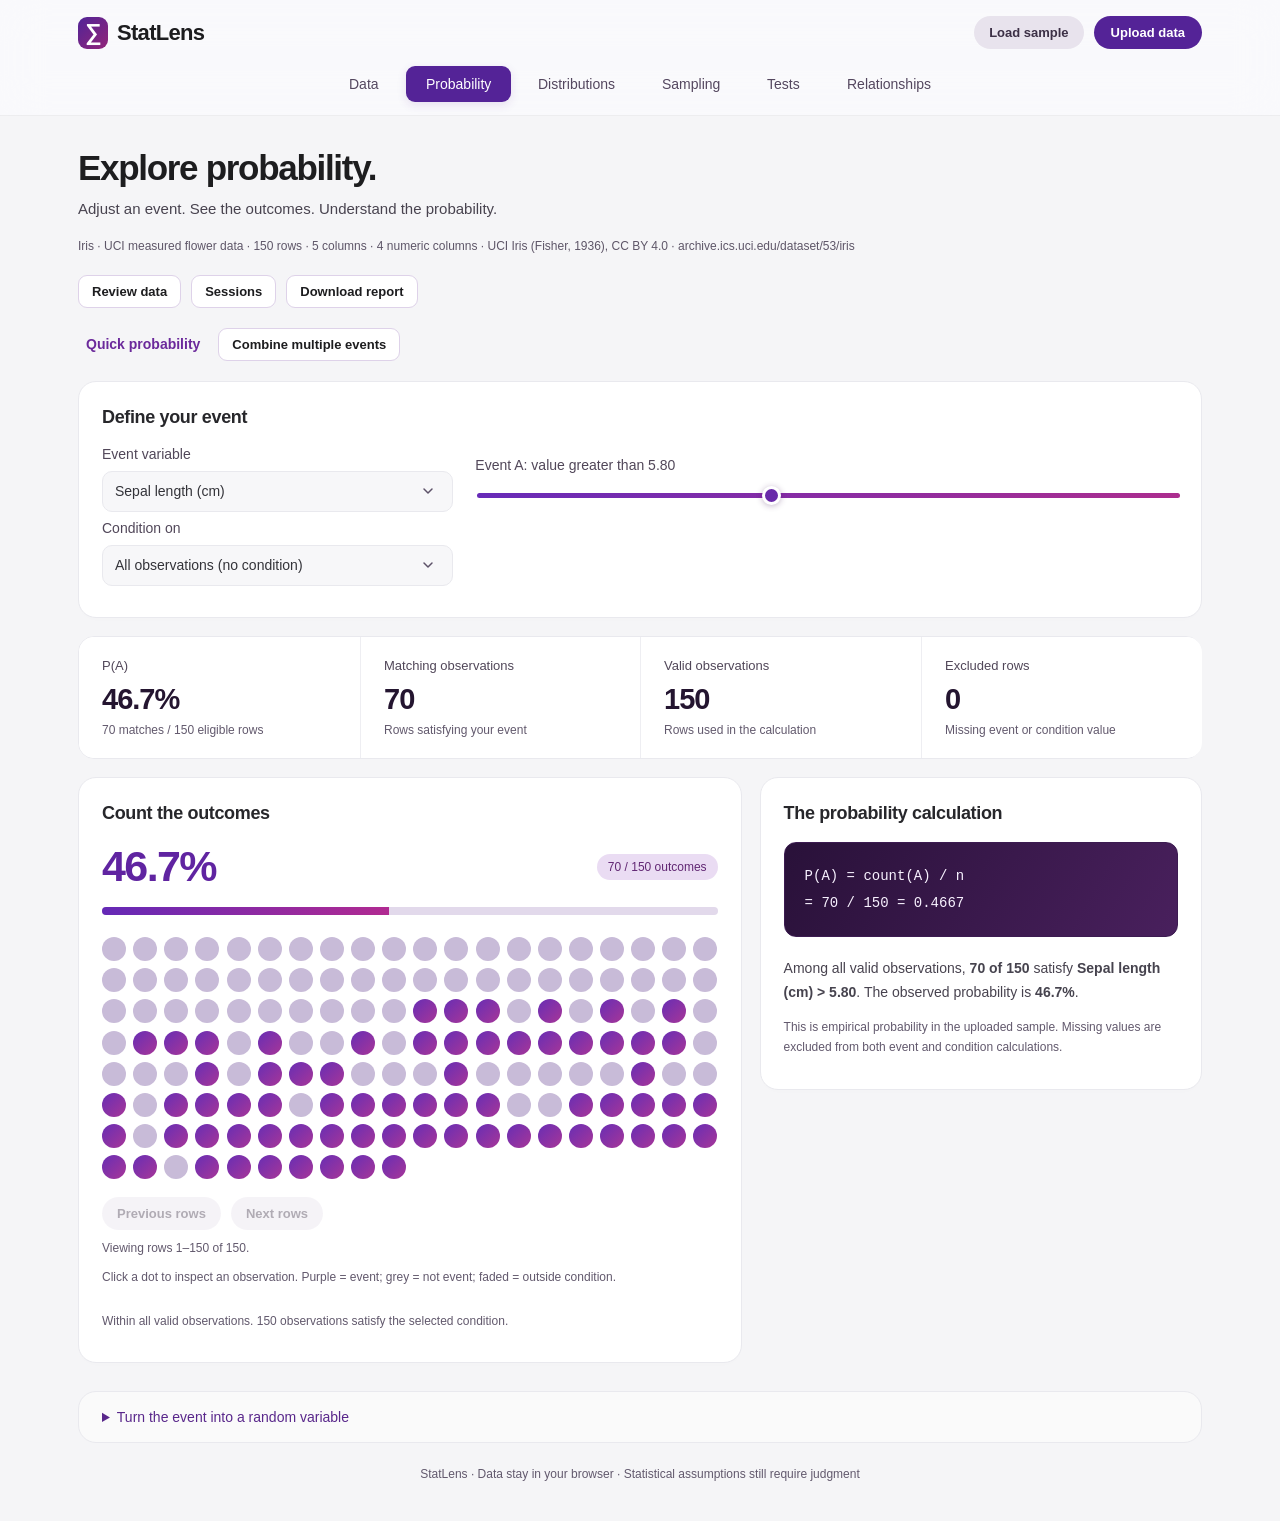
<file: statlens.html>
<!doctype html><html lang="en"><head><meta charset="UTF-8"><meta name="viewport" content="width=device-width,initial-scale=1"><title>StatLens · Probability & Statistics Lab</title><meta name="description" content="Apply probability and statistics to data through interactive calculations, experiments, and explanations."><link rel="icon" type="image/svg+xml" href="data:image/svg+xml,%3Csvg xmlns='http://www.w3.org/2000/svg' viewBox='0 0 32 32'%3E%3Crect width='32' height='32' rx='8' fill='%23220041'/%3E%3Cpath d='M6 24V17h4v7m4 0V8h4v16m4 0V12h4v12' stroke='%23ff009a' stroke-width='3'/%3E%3C/svg%3E"><link rel="stylesheet" href="statlens-style.css"></head><body><div class="topbar"><div class="topline"><div class="brand"><span class="logo">∑</span> StatLens</div><div class="actions"><button id="demo">Load sample</button><label class="button primary" tabindex="0">Upload data<input type="file" id="upload" accept=".csv,text/csv" hidden></label></div></div><nav id="nav" aria-label="Statistical experiments"></nav></div><main><header><div><h1 id="title">Explore your data.</h1><p id="subtitle">Probability and statistics, made tangible.</p></div></header><div id="dataset" class="dataset"></div><div id="notice" role="status" aria-live="polite"></div><section id="content"></section><footer>Academic prototype · Calculations run in your browser · Sample data are simulated</footer></main><script src="statlens-exceljs.min.js"></script><script src="statlens-stats.js"></script><script src="statlens-advanced-stats.js"></script><script src="statlens-real-sample.js"></script><script src="statlens-app.js"></script><script src="statlens-upgrades.js"></script></body></html>
</file>
<file: style.css>
@import url('https://fonts.googleapis.com/css2?family=Manrope:wght@400;500;600;700;800&family=IBM+Plex+Mono:wght@400;500&display=swap');
:root{--bg:#11100f;--panel:#1b1814;--line:#44372b;--accent:#ebb878;--text:#f0e9df;--muted:#b9ad9e;--mono:'IBM Plex Mono',monospace;--heading:'Manrope',sans-serif;color-scheme:dark}*{box-sizing:border-box}html{scroll-behavior:smooth;scroll-padding-top:100px}body{margin:0;background:radial-gradient(ellipse at 90% 8%,#a663321a,transparent 35%),var(--bg);color:var(--text);font:15px/1.8 var(--heading)}a{color:inherit;text-decoration:none}button{font:inherit;cursor:pointer}a,button{touch-action:manipulation}a:hover{color:var(--accent)}a:focus-visible,button:focus-visible,[tabindex]:focus-visible{outline:2px solid var(--accent);outline-offset:5px}button{color:inherit}[hidden]{display:none!important}.wrap{max-width:1280px;margin:auto;padding-inline:48px}.accent,.text-link{color:var(--accent)}.muted{color:var(--muted)}header{position:sticky;top:0;z-index:10;display:flex;justify-content:space-between;align-items:center;gap:20px;padding:16px 40px;background:#11100fed;backdrop-filter:blur(18px);border-bottom:1px solid #ffffff0d}.brand{font-size:24px;font-weight:800;letter-spacing:-1px;color:#998064}.brand b{color:var(--text)}nav{display:flex;gap:16px;font:12px var(--mono)}nav a{display:flex;align-items:center;min-height:44px;padding:8px;border-radius:8px}nav a.active{color:var(--accent);background:#ebb8780e}.motion-toggle{border:1px solid var(--line);border-radius:25px;padding:10px 14px;min-height:44px;background:var(--panel);font:11px var(--mono)}.hero{display:grid;grid-template-columns:1.2fr 1fr;align-items:center;gap:50px;min-height:680px;padding-block:60px 75px;position:relative;overflow:hidden}.eyebrow{font:11px/1.7 var(--mono);letter-spacing:1.6px;color:#d0aa7f;margin:0 0 20px}.hero-copy>.eyebrow{border-left:2px solid var(--accent);padding-left:14px}.dot{display:inline-block;width:6px;height:6px;background:var(--accent);border-radius:50%;margin-right:8px}h1{font:800 clamp(60px,7.5vw,96px)/1.06 var(--heading);letter-spacing:-5px;margin:15px 0 25px}.hello{font-size:.48em;letter-spacing:-1px;color:#b4a693}h2{font:800 clamp(32px,4vw,48px)/1.15 var(--heading);letter-spacing:-2px;margin:0}h3{font:700 22px/1.35 var(--heading);margin:0 0 12px}.gradient{color:var(--accent);background:linear-gradient(110deg,#f1ce9c,#bc8057);background-clip:text;-webkit-text-fill-color:transparent}.hero-sub{font:15px var(--mono);color:var(--accent);margin:0 0 22px}.prompt{color:#a47b52;margin-right:8px}.intro{max-width:510px;font-size:16px;color:var(--muted);margin-bottom:25px}.actions{display:flex;gap:12px;flex-wrap:wrap}.button{display:inline-flex;align-items:center;justify-content:center;min-height:48px;padding:13px 22px;border:1px solid #71563a;border-radius:30px;font:12px/1.5 var(--mono);transition:background .25s,transform .25s}.button:hover{background:#32271c;transform:translateY(-2px)}.primary{background:#e8bb82;color:#21190f;border-color:#e8bb82}.primary:hover{background:#f2cea0;color:#21190f}.socials{display:flex;gap:12px;margin-top:25px}.socials a{display:grid;place-items:center;width:48px;height:48px;background:#1d1915;color:#d9bea0;border:1px solid #57412b;border-radius:50%;transition:transform .25s,box-shadow .25s}.socials a:hover{transform:translateY(-3px);box-shadow:0 0 24px #d0a16420}.socials svg{width:23px;height:23px}.hero-foot{display:flex;gap:20px;font:11px/1.6 var(--mono);color:var(--muted);margin-top:22px}.hero-bottom{position:absolute;bottom:12px;left:48px;font:11px var(--mono);color:#c2a27c}.hero-bottom>span{display:none}.portrait-stage{position:relative;min-height:480px;display:grid;place-items:center;background:radial-gradient(ellipse,#ba7f3b14,transparent 65%)}.portrait{position:relative;width:290px;height:363px;border:1px solid #b4916866;border-radius:145px 145px 20px 20px;box-shadow:0 28px 65px #0006;transition:transform .3s ease-out}.portrait img{width:100%;height:100%;object-fit:cover;border-radius:inherit}.portrait-label{position:absolute;bottom:-20px;left:-15px;right:-15px;display:flex;justify-content:center;align-items:center;gap:22px;padding:14px 10px;background:#191510f5;border:1px solid #6d5133;border-radius:10px;font:11px var(--mono);color:#cab491}.portrait-label b{color:#ecc996}.orbit{position:absolute;border-radius:155px 155px 35px 35px;animation:frameDrift 9s ease-in-out infinite;pointer-events:none}.orbit-one{width:330px;height:415px;border:1px solid #d9ac7040;border-top-color:#d9ac70aa;animation-delay:-2s}.orbit-two{width:370px;height:450px;border:1px solid #b5765030;border-bottom-color:#b5765090;animation-duration:13s}.orbit-three{width:410px;height:480px;border:1px solid #ac896220;animation-duration:16s}.cross,.floating-code{display:none}.name-letter{display:inline-block;transition:transform .4s,color .4s;transition-delay:calc(var(--letter)*25ms)}#hero-name:hover .name-letter,#hero-name:focus-visible .name-letter{transform:translateY(-6px);color:#efc48e}#hero-name:hover .name-letter:nth-child(even){transform:translateY(3px);color:#bc875c}.section{padding-block:80px;border-top:1px solid #ffffff09}.section-top{display:flex;justify-content:space-between;align-items:end;gap:25px;margin-bottom:32px}.section-top>p{font-size:14px;color:var(--muted)}.filters{display:flex;flex-wrap:wrap;gap:10px;margin:28px 0}.filters button{min-height:44px;background:none;border:1px solid var(--line);border-radius:24px;padding:10px 17px;font:12px var(--mono);color:var(--muted)}.filters button.active{color:var(--accent);border-color:#a8804e;background:#b7833415}.filters span{margin-left:8px}.project-grid{display:grid;grid-template-columns:repeat(2,minmax(0,1fr));gap:24px}.project{border:1px solid var(--line);background:var(--panel);border-radius:17px;overflow:hidden;transition:border-color .25s,transform .25s;display:flex;flex-direction:column}.project:hover{border-color:#b58957;transform:translateY(-3px)}.project-body{padding:28px;display:flex;flex-direction:column;flex:1}.project-top{display:flex;justify-content:space-between;gap:15px;font:11px/1.6 var(--mono);color:var(--accent);margin-bottom:13px}.project-top em{font-style:normal;color:var(--muted)}.project h3{font-size:24px;letter-spacing:-.5px}.project p{font-size:15px;color:var(--muted);margin:0 0 18px}.project .evidence{font-size:13px;padding:13px 15px;border-left:2px solid #b88955;background:#e7bb8207;color:#d5c3ab}.tags,.skill-tags{display:flex;gap:7px;flex-wrap:wrap}.tags span,.skill-tags span{padding:5px 9px;font:11px/1.5 var(--mono);border:1px solid #58422f;border-radius:6px;color:#d8bd98;background:#2a2119}.project-links{display:flex;flex-wrap:wrap;gap:10px 20px;border-top:1px solid var(--line);padding-top:14px;margin-top:23px;font:12px var(--mono)}.project-links a,.project-links button{display:flex;align-items:center;min-height:44px}.project-links button{border:0;background:none;padding:0;font:inherit}.project-links a{color:var(--accent)}.visual{aspect-ratio:1.85;border-bottom:1px solid var(--line);background:#211a14;overflow:hidden}.visual img{width:100%;height:100%;object-fit:cover;object-position:top}.project .visual+ .project-body{padding-top:22px}.identity-grid{margin-top:35px}.identity-logs{display:grid;grid-template-columns:repeat(3,1fr);gap:20px}.system-panel,.skill-group{padding:25px;background:var(--panel);border:1px solid var(--line);border-radius:16px}.system-panel p{color:var(--muted);margin-bottom:0}.identity-stats{display:grid;grid-template-columns:repeat(4,minmax(0,1fr));gap:18px;margin-top:24px}.achievement-card{position:relative;overflow:hidden;padding:23px;min-height:330px;display:flex;flex-direction:column;border:1px solid var(--line);border-radius:16px;background:radial-gradient(ellipse at 100% 0%,#a76d2622,transparent 65%),var(--panel)}.achievement-card:before{content:'';position:absolute;top:0;left:0;right:0;height:2px;background:linear-gradient(90deg,#e4b47b,#956140,transparent)}.achievement-top{display:flex;gap:10px;align-items:center;font:10px/1.6 var(--mono);color:#c4a987;margin-bottom:20px}.achievement-icon{font-size:23px;color:var(--accent)}.achievement-brand{font:bold 25px var(--heading);color:var(--accent);min-height:55px;margin-bottom:15px}.achievement-brand strong{font-size:32px}.achievement-brand span{display:block;font:10px/1.7 var(--mono);color:#c8aa85}.achievement-card h3{font-size:18px}.achievement-card p{font-size:13px;color:var(--muted)}.achievement-card a{margin-top:auto;border-top:1px solid var(--line);padding-top:13px;min-height:44px;font:11px/1.7 var(--mono);color:var(--accent)}.timeline-label{margin-top:40px}.timeline{display:grid;grid-template-columns:repeat(4,1fr);gap:24px;border-top:1px solid #5b4430}.timeline article{padding-top:20px}.timeline article>span{font:14px var(--mono);color:var(--accent)}.timeline h3{font-size:15px;margin-top:14px}.timeline p{font-size:13px;color:var(--muted)}.skill-groups{display:grid;grid-template-columns:repeat(2,1fr);gap:20px;margin-top:30px}.skill-group-top{display:flex;justify-content:space-between;font:11px var(--mono);color:#cfab7f;margin-bottom:18px}.skill-group p{font-size:14px;color:var(--muted);margin-bottom:0}.skill-group a{color:var(--accent);text-decoration:underline;text-underline-offset:4px}.skills-note{font-size:13px;color:var(--muted)}.tool-universe{height:660px;margin:35px 0 22px;position:relative;display:grid;place-items:center;background:radial-gradient(ellipse,#674c2422,transparent 65%);border:1px solid var(--line);border-radius:20px;overflow:hidden}.sun{width:56px;height:56px;display:grid;place-items:center;border-radius:20%;background:#e1b77e;color:#302415;font:bold 20px var(--mono);box-shadow:0 0 60px #ca985540}.tool-ring{display:none;position:absolute;border:1px solid #b58c5830;border-radius:50%;pointer-events:none}.tool-ring:nth-of-type(2){display:block;width:320px;height:320px}.tool-ring:nth-of-type(3){display:block;width:570px;height:570px}.tool-planet{position:absolute;left:50%;top:50%;font:11px var(--mono);color:#e2c39a;background:#2a2118;border:1px solid #80603b;border-radius:8px;padding:9px 10px;white-space:nowrap;animation:toolOrbit 100s linear infinite;transform:translate(-50%,-50%) rotate(var(--angle)) translateX(var(--distance)) rotate(calc(-1 * var(--angle)))}.tool-universe:hover .tool-planet,.tool-universe:focus-within .tool-planet{animation-play-state:paused}.credentials{margin-top:30px}.credentials article{display:flex;gap:25px;padding:25px 0;border-bottom:1px solid var(--line)}.credential-no{font:12px var(--mono);color:var(--accent)}.credentials p{color:var(--muted);font-size:14px}.credentials .eyebrow{display:block;margin-bottom:10px}.text-link{display:inline-flex;align-items:center;min-height:44px;font:12px/1.7 var(--mono)}.contact{padding-block:80px;border-top:1px solid var(--line);background:radial-gradient(ellipse at 90% 90%,#67462520,transparent 65%)}.connect-grid{display:grid;grid-template-columns:1fr 1fr;gap:40px;margin-top:35px}.connect-grid p{color:var(--muted)}.contact-links{display:flex;flex-direction:column;gap:15px}.email{font-size:clamp(13px,1.8vw,20px);overflow-wrap:anywhere;color:var(--accent);padding-block:10px}.terminal{padding:20px;background:#14110e;border:1px solid var(--line);border-radius:15px;font:12px/1.8 var(--mono);margin-top:24px}.terminal-bar{border-bottom:1px solid var(--line);padding-bottom:10px;color:var(--muted)}.terminal b{color:#d4a86f}.terminal p{font-size:12px}footer{display:flex;justify-content:space-between;align-items:center;gap:25px;padding-block:30px!important;font:12px/1.7 var(--mono);color:var(--muted)}footer>div{display:flex;gap:20px}footer a{display:inline-flex;align-items:center;min-height:44px}dialog{background:var(--panel);color:var(--text);border:1px solid #997547;border-radius:18px;padding:38px;max-width:680px;width:calc(100% - 32px);max-height:85vh;overflow:auto;box-shadow:0 30px 100px #000}dialog::backdrop{background:#080604d9;backdrop-filter:blur(6px)}dialog h2{margin-bottom:20px;font-size:34px}dialog h3{font-size:20px;margin-top:25px}dialog p,dialog li{font-size:15px;color:var(--muted)}dialog li{margin-bottom:10px}dialog .scope{border-left:2px solid var(--accent);padding-left:15px;margin-block:25px}#close-dialog{position:absolute;right:12px;top:10px;width:44px;height:44px;border:0;background:none;font-size:28px}.sr-only{position:absolute;width:1px;height:1px;overflow:hidden;clip:rect(0,0,0,0);white-space:nowrap}.skip{position:fixed;top:-100px;left:10px;background:var(--accent);color:#000;padding:10px;z-index:100}.skip:focus{top:10px}.reading-progress{position:fixed;top:0;left:0;height:2px;background:var(--accent);z-index:20;width:0}@keyframes frameDrift{0%,100%{transform:translateY(0) rotate(-4deg)}50%{transform:translateY(-12px) rotate(4deg)}}@keyframes toolOrbit{to{transform:translate(-50%,-50%) rotate(calc(var(--angle) + 360deg)) translateX(var(--distance)) rotate(calc(-1 * var(--angle) - 360deg))}}.motion-paused *,.motion-paused *:before,.motion-paused *:after,.tab-hidden *{animation-play-state:paused!important}.motion-paused{scroll-behavior:auto}.motion-paused .portrait{transform:none!important}.motion-paused *{transition:none!important}.offscreen *{animation-play-state:paused!important}
@media(max-width:1099px){header{padding-inline:24px;gap:12px}nav{gap:4px;font-size:11px}.wrap{padding-inline:28px}.hero{gap:20px;grid-template-columns:1.2fr 1fr}.portrait{width:250px;height:313px}.orbit-one{width:285px;height:350px}.orbit-two{width:315px;height:380px}.orbit-three{width:345px;height:410px}.identity-stats{grid-template-columns:repeat(2,1fr)}.tool-universe{height:auto;min-height:280px;padding:100px 25px 28px;display:flex;flex-wrap:wrap;justify-content:center;align-content:center;gap:12px}.tool-universe .sun{position:absolute;top:22px;left:calc(50% - 28px)}.tool-ring{display:none!important}.tool-planet{position:static;transform:none;animation:none;font-size:12px;padding:10px 12px}}
@media(max-width:760px){html{scroll-padding-top:135px}header{flex-wrap:wrap;padding:10px 18px;gap:4px 15px}.brand{font-size:22px}.motion-toggle{margin-left:auto}nav{order:3;width:100%;justify-content:space-between;gap:0;font-size:11px}nav a{padding:8px 5px;min-height:44px}.wrap{padding-inline:22px}.hero{grid-template-columns:1fr;gap:18px;padding-top:35px;padding-bottom:55px;min-height:0}.hero h1{font-size:66px;letter-spacing:-3px}.hero-copy>.eyebrow{font-size:10px}.intro{font-size:15px}.hero-foot{flex-wrap:wrap;gap:7px 16px;font-size:10px}.hero-bottom{left:22px}.portrait-stage{min-height:350px}.portrait{width:215px;height:269px}.portrait-label{font-size:10px;padding:11px;bottom:-16px}.orbit-one{width:245px;height:303px}.orbit-two{width:275px;height:330px}.orbit-three{width:305px;height:352px}.section{padding-block:55px}.section-top{flex-direction:column;align-items:start;gap:15px}.section-top>p{margin:0}.project-grid,.skill-groups,.identity-logs,.connect-grid{grid-template-columns:1fr}.project-body{padding:23px}.project h3{font-size:23px}.project p{font-size:14px}.identity-stats{gap:12px}.achievement-card{padding:17px;min-height:320px}.achievement-card h3{font-size:17px}.achievement-brand{font-size:21px}.achievement-top{font-size:9px}.timeline{grid-template-columns:1fr 1fr;gap:20px}.connect-grid{gap:25px}.contact{padding-block:55px}.contact h2{font-size:34px}.credentials h3{font-size:20px}footer{flex-wrap:wrap}footer>div{flex-wrap:wrap;gap:15px}dialog{padding:35px 23px}.tool-universe{padding-inline:15px;gap:9px}}
@media(max-width:360px){nav{font-size:10px}.identity-stats{grid-template-columns:1fr}.hero h1{font-size:58px}}
@media(prefers-reduced-motion:reduce){html{scroll-behavior:auto}*,*:before,*:after{animation:none!important;transition:none!important}}

.visual{height:230px;aspect-ratio:auto}.code-preview{padding:25px;display:flex;flex-direction:column;justify-content:center}.code-preview>span{font:11px var(--mono);color:var(--accent);margin-bottom:14px}.code-preview pre{margin:0;font:11px/1.9 var(--mono);color:#dcc6a8;white-space:pre-wrap;overflow-wrap:anywhere}@media(min-width:1100px){.tool-planet{max-width:86px;white-space:normal;text-align:center;line-height:14px;padding:7px 8px}.tool-planet:nth-last-child(-n+10){max-width:none;white-space:nowrap}}

/* Restored original hero composition and atmosphere. */
.hero{display:grid;grid-template-columns:1.2fr 1fr;position:relative;min-height:740px;align-items:center;padding-top:72px;padding-bottom:95px;overflow:hidden}
.hero::before{content:'';position:absolute;inset:0;z-index:-1;background-image:linear-gradient(#ffffff03 1px,transparent 1px),linear-gradient(90deg,#ffffff03 1px,transparent 1px);background-size:60px 60px;mask-image:linear-gradient(black,transparent)}
.hero-sub{font:400 24px/1.4 var(--heading);color:#c2ccd3;margin:0 0 18px}
.hero-sub span{color:var(--accent)}
.intro{font-size:14px;max-width:430px;color:var(--muted);margin-bottom:27px}
.actions{display:flex;gap:12px;align-items:center;flex-wrap:wrap}
.hero-foot{display:flex;gap:24px;margin-top:32px;font:9px var(--mono);letter-spacing:1px;color:var(--muted)}
.portrait-stage{position:relative;display:flex;justify-content:center;align-items:center;min-height:470px}
.portrait{width:310px;height:386px;border:1px solid #486569;position:relative;transform:rotate(3deg);border-radius:12px;box-shadow:0 0 100px #47d9c215}
.portrait img{width:100%;height:100%;object-fit:cover;border-radius:12px;filter:none}
.portrait-label{position:absolute;bottom:14px;left:12px;right:12px;background:#09141aeb;border:1px solid #ffffff30;border-radius:3px;padding:10px 12px;font:8px var(--mono);letter-spacing:1.2px;white-space:nowrap}
.orbit{position:absolute;border:1px solid #74eedc30;border-radius:50%;width:405px;height:405px;transform:rotate(-30deg);border-top-color:var(--accent);animation:orbit 35s linear infinite}
.orbit-two{width:460px;height:460px;border-style:dashed;border-color:#74eedc15;animation-direction:reverse}
.cross{position:absolute;font:24px var(--mono);color:var(--accent)}
.c1{top:22px;left:60px}
.c2{bottom:26px;right:30px}
.floating-code{position:absolute;right:-8px;bottom:25px;background:#101923ee;border:1px solid #344750;border-radius:6px;padding:15px 24px;font:11px/1.85 var(--mono);box-shadow:0 10px 60px #0009;transform:rotate(-4deg)}
.hero-bottom{position:absolute;bottom:25px;left:48px;right:48px;display:flex;justify-content:space-between;color:#6b7d8a;font:9px var(--mono);letter-spacing:1px}
@keyframes orbit{to{transform:rotate(330deg)}}
@media(max-width:900px){.hero{min-height:690px}
.portrait{width:255px;height:325px}
.orbit{width:330px;height:330px}
.orbit-two{width:370px;height:370px}
.floating-code{right:0;font-size:9px}
.hero-foot{flex-direction:column;gap:5px}
.hero-bottom{left:28px;right:28px}
}
@media(max-width:650px){.hero{grid-template-columns:1fr;padding-top:45px;padding-bottom:72px;gap:26px}
.hero-copy{z-index:1}
.hero-sub{font-size:22px}
.hero-foot{flex-direction:row;gap:16px;font-size:8px}
.portrait-stage{min-height:375px}
.portrait{width:245px;height:305px}
.orbit{width:310px;height:310px}
.orbit-two{width:350px;height:350px}
.floating-code{right:5px;bottom:6px}
.c1{left:15px;top:15px}
.hero-bottom{left:23px;right:23px;font-size:7px}
}
.portrait-stage{min-height:510px;background:radial-gradient(ellipse,#13d5ef10,transparent 70%)}
.portrait{width:330px;height:412px;border-radius:24px;border-color:#20d5f060;transform:rotate(1.5deg);box-shadow:0 0 65px #02cce918}
.portrait img{border-radius:24px;object-position:center}
.portrait::after{content:'';position:absolute;inset:0;pointer-events:none;border-radius:24px;background:repeating-linear-gradient(0deg,transparent 0px,transparent 3px,#0818200d 3px,#0818200d 4px)}
.portrait-label{bottom:-22px;left:-24px;right:-24px;z-index:2;border:1px solid #1d5261;border-radius:40px;background:#061016;padding:14px 16px;display:flex;justify-content:center;gap:22px;font-size:9px;letter-spacing:1.4px;color:#81949f;transform:rotate(-1.5deg)}
.portrait-label b{color:#34dffb;font-weight:400;margin-left:6px}
.orbit-one{width:445px;height:445px;border-color:#24dcfa20;border-top-color:#8848ff;border-right-color:#25e0f0;animation-duration:35s}
.orbit-two{width:485px;height:485px;border-style:solid;border-color:#8744ff20;border-bottom-color:#32cfe2;animation-duration:45s}
.floating-code{display:none}
.c1{color:#8250f6}
.c2{color:#36daec}
@media(max-width:900px){.portrait{width:280px;height:350px}
.portrait-stage{min-height:440px}
.orbit-one{width:355px;height:355px}
.orbit-two{width:390px;height:390px}
.portrait-label{left:-16px;right:-16px;font-size:8px;gap:15px}
}
@media(max-width:650px){.portrait-stage{min-height:415px}
.portrait{width:260px;height:325px}
.orbit-one{width:320px;height:320px}
.orbit-two{width:350px;height:350px}
.portrait-label{font-size:8px;bottom:-17px;padding:12px 8px}
}
.particles{position:fixed;inset:0;pointer-events:none;z-index:-1;overflow:hidden}
.particles i{position:absolute;width:3px;height:3px;border-radius:50%;background:#54d3ff;opacity:.3;box-shadow:0 0 8px currentColor;animation:drift 15s infinite alternate}
.particles i:nth-child(3n){color:#743aff;background:currentColor}
.hero{grid-template-columns:1.4fr 1fr;min-height:calc(100vh - 65px);gap:40px;padding-top:74px;padding-bottom:90px;overflow:hidden}
.hero-copy>.eyebrow{display:inline-block;padding:6px 18px;border:1px solid #183743;border-radius:30px;font-size:9px;letter-spacing:3px;background:#071219}
.hero h1{font-weight:900;font-size:clamp(48px,6vw,84px);letter-spacing:1px;line-height:1.08;margin:9px 0 20px}
.hello{font-size:.65em;color:#91a3b7}
.hero-sub{font:22px var(--mono);margin-bottom:25px}
.hero-sub span{color:#75e5cc}
.hero-sub .prompt{color:#52bde4;margin-right:12px}
.intro{font-size:17px;line-height:1.9;max-width:510px}
.socials{display:flex;gap:10px;margin-top:32px}
.socials a{display:grid;place-items:center;width:40px;height:40px;background:#07121b;border:1px solid #18303d;border-radius:4px;font:700 17px var(--mono);color:#98b2c2}
.socials a:hover{color:var(--accent);box-shadow:0 0 20px #44c9ff33}
.hero-foot{font-size:8px;opacity:.6;margin-top:20px}
.hero-bottom{justify-content:center;left:0;right:0;letter-spacing:4px;bottom:30px}
.hero-bottom>span{display:none}
.portrait-stage{min-height:430px}
.portrait{width:275px;height:344px;transform:perspective(800px) rotateY(-5deg);border-radius:22px}
.portrait img{border-radius:22px}
.portrait-label{font-size:7px;gap:12px;padding:12px 8px;left:-20px;right:-20px;letter-spacing:1px}
.portrait-label span:last-child b{color:#00f29b}
.orbit-one{width:350px;height:350px}
.orbit-two{width:390px;height:390px}
.cross{display:none}
@keyframes drift{to{transform:translate(25px,-70px)}}
@keyframes blink{50%{opacity:0}}
@media(max-width:1050px){.hero{gap:10px}
.portrait{width:245px;height:306px}
.orbit-one{width:300px;height:300px}
.orbit-two{width:340px;height:340px}
.hero h1{font-size:62px}
.hero .button{padding:15px 20px;font-size:9px}
}
@media(max-width:700px){.hero{grid-template-columns:1fr;padding-top:45px;gap:25px}
.hero h1{font-size:60px}
.hero-copy>.eyebrow{font-size:8px;letter-spacing:1.5px}
.hero-sub{font-size:19px}
.intro{font-size:16px}
.portrait-stage{min-height:390px}
.portrait{width:250px;height:313px}
.hero-foot{flex-wrap:wrap}
.hero-bottom{font-size:7px;letter-spacing:3px}
.hero .actions{gap:10px}
}
#network{position:fixed;inset:0;pointer-events:none;z-index:-1;width:100%;height:100%}
.particles{display:none}
.hero-copy>*{animation:entrance .85s both}
.hero-copy>h1{animation-delay:.1s}
.hero-copy>.hero-sub{animation-delay:.2s}
.hero-copy>.intro{animation-delay:.3s}
.hero-copy>.actions{animation-delay:.4s}
.portrait-stage{animation:entrance 1.2s both}
.hero h1{font-size:clamp(54px,7.2vw,96px)}
#rotating:after{content:'▌';color:#42bee8;animation:blink .6s steps(1) infinite;margin-left:4px}
.hero-sub{min-height:30px}
.orbit-one{animation-duration:14s}
.orbit-two{animation-duration:9s}
.orbit-three{width:370px;height:370px;border-color:transparent;border-left-color:#56d7ed55;border-bottom-color:#8c47ff44;animation-duration:22s}
.portrait:before{content:'';position:absolute;z-index:1;top:0;left:0;right:0;height:2px;background:#74ecff44;box-shadow:0 0 14px #40bdff66;animation:scan 6s linear infinite;pointer-events:none}
.portrait{transition:transform .25s ease-out}
.hero-bottom a{animation:floatHint 2s ease-in-out infinite}
@keyframes entrance{from{opacity:0;transform:translateY(24px)}to{opacity:1;transform:none}}
@keyframes scan{from{top:0}to{top:98%}}
@media(max-width:700px){.hero h1{font-size:62px}
.orbit-three{width:320px;height:320px}
.hero-sub{font-size:17px}
}
#hero-name{display:inline-block;white-space:nowrap;min-width:7ch;outline-offset:9px}
#hero-name.scrambling{color:#a3eaff;text-shadow:-2px 0 #8b3aff,2px 0 #00ccff}
.portrait{will-change:transform;transform-style:preserve-3d;transition:none}
.portrait img{animation:portraitBreathe 6s ease-in-out infinite}
.portrait::after{background:radial-gradient(circle at var(--mx,50%) var(--my,50%),#80eaff20,transparent 65%),repeating-linear-gradient(0deg,transparent 0px,transparent 3px,#08182012 3px,#08182012 4px)}
.portrait-label{transform:translateZ(42px);box-shadow:0 10px 22px #0005}
.holo-speck{position:absolute;width:3px;height:3px;background:#55dbf3;border-radius:50%;box-shadow:0 0 10px #41dcff;pointer-events:none;animation:speckFloat 3.8s ease-in-out infinite}
.holo-speck:nth-of-type(3n){background:#9252ff}
@keyframes portraitBreathe{50%{filter:brightness(1.04)}}
@keyframes speckFloat{0%,100%{transform:translate(0,0);opacity:.2}50%{transform:translate(14px,-24px);opacity:.9}}
@media(max-width:700px){#hero-name{min-width:0}
}
@media(prefers-reduced-motion:reduce){.portrait{transform:none!important}
}
#network{opacity:.35}
.hero{min-height:calc(100vh - 80px);grid-template-columns:1.25fr 1fr;gap:55px}
.hero::before{display:none}
.hero-copy>.eyebrow{color:#c5ad8e;background:transparent;border:0;border-left:2px solid #d7a36b;border-radius:0;padding:5px 0 5px 14px;font-size:9px;letter-spacing:2px}
.hero h1{font-size:clamp(60px,7.5vw,98px);font-weight:800;letter-spacing:-5px;line-height:1.07}
.hello{font-size:.48em;letter-spacing:-1.5px;color:#aaa091}
.hero-sub{font:17px var(--mono);margin-top:27px}
.hero-sub span{color:#d5b38b}
.hero-sub .prompt{color:#a27955}
#rotating:after{color:#e5b67a;content:'_';margin-left:5px}
.intro{font-size:14px;line-height:1.9;color:#a99e90;max-width:470px}
.socials a{border-radius:50%;border-color:#44382c;background:#1d1915;color:#cdbb9f;font-size:13px}
.socials a:hover{color:#ffd9a8;box-shadow:0 0 20px #cd955d22}
.hero-foot{font-size:8px;color:#938370}
.hero-bottom{color:#7d6b58;letter-spacing:2px}
.portrait-stage{background:radial-gradient(ellipse,#ba7f3b15,transparent 65%);min-height:490px}
.portrait{width:290px;height:370px;border:1px solid #b4916855;border-radius:140px 140px 20px 20px;box-shadow:0 28px 65px #0006}
.portrait img,.portrait::after{border-radius:140px 140px 20px 20px}
.portrait img{filter:saturate(.8);animation:none}
.portrait::before{display:none}
.portrait::after{background:radial-gradient(circle at var(--mx,50%) var(--my,50%),#ffe3a619,transparent 65%)}
.portrait-label{border:1px solid #6d513355;border-radius:9px;background:#191510ef;left:-15px;right:-15px;bottom:-22px;padding:14px 8px;box-shadow:0 12px 30px #0005}
.portrait-label b{color:#ecc996}
.portrait-label span:last-child b{color:#d0c08f}
.orbit{border-radius:150px 150px 35px 35px;transform:none;animation:frameDrift 9s ease-in-out infinite}
.orbit-one{width:330px;height:415px;border:1px solid #d9ac7030;border-top-color:#d9ac70aa;animation-delay:-2s}
.orbit-two{width:370px;height:450px;border:1px solid #b5765030;border-bottom-color:#b5765090;animation-duration:13s;animation-direction:normal}
.orbit-three{width:410px;height:480px;border:1px solid #ac896215;border-right-color:#aa82534a;animation-duration:16s}
.holo-speck{background:#e7bc84;box-shadow:0 0 8px #bd8a51;animation-name:warmFloat}
.holo-speck:nth-of-type(3n){background:#b77653}
.name-letter{display:inline-block;transition:transform .45s cubic-bezier(.2,.8,.2,1),color .4s;transition-delay:calc(var(--letter)*25ms)}
#hero-name:hover .name-letter,#hero-name:focus .name-letter{transform:translateY(-8px);color:#efc48e}
#hero-name:hover .name-letter:nth-child(even){transform:translateY(3px);color:#bc875c}
.hero-copy>*{animation-duration:1.1s}
@keyframes frameDrift{0%,100%{transform:translateY(0) rotate(-4deg)}50%{transform:translateY(-14px) rotate(4deg)}}
@keyframes warmFloat{0%,100%{transform:translate(0,0);opacity:.15}50%{transform:translate(-12px,-35px);opacity:.7}}
@media(max-width:1050px){.hero{gap:25px}
.hero h1{font-size:72px}
.portrait{width:255px;height:330px}
.orbit-one{width:290px;height:365px}
.orbit-two{width:330px;height:405px}
.orbit-three{width:360px;height:435px}
}
@media(max-width:700px){.hero{grid-template-columns:1fr;gap:35px}
.hero h1{font-size:65px;letter-spacing:-3px}
.hero-copy>.eyebrow{font-size:8px;letter-spacing:1px}
.portrait-stage{min-height:420px}
.portrait{width:250px;height:325px}
.orbit-one{width:280px;height:355px}
.orbit-two{width:310px;height:385px}
.orbit-three{width:335px;height:410px}
.hero-sub{font-size:15px}
.hero-foot{font-size:7px}
}

body{position:relative;isolation:isolate}#network{z-index:-1}.particles{z-index:-1}.hero .socials a{width:48px;height:48px}.hero .socials svg{width:23px;height:23px}.hero-copy>*{opacity:1}.hero .portrait-label{white-space:nowrap}.hero .button{min-height:48px}.motion-paused #rotating:after{animation:none}@media(max-width:700px){.hero{padding-inline:23px}.hero-foot{font-size:9px}}
/* Original custom cursor, for mouse input only. */
#cursor-dot,#cursor-glow{position:fixed;top:0;left:0;pointer-events:none;z-index:1000;opacity:0}#cursor-dot{width:5px;height:5px;margin:-2.5px;background:#f4c98d;box-shadow:0 0 14px #d0a065;border-radius:1px}#cursor-glow{width:34px;height:34px;margin:-17px;border:1px solid #d2aa7388;border-radius:10px;transition:width .2s,height .2s,margin .2s,border-radius .2s,background .2s}#cursor-glow.hovering{width:48px;height:48px;margin:-24px;border-radius:50%;background:#c6955010;border-color:#e8bc82;box-shadow:0 0 25px #cb994222}#cursor-glow.pressed{width:26px;height:26px;margin:-13px}.click-ripple{position:fixed;width:12px;height:12px;margin:-6px;border:1px solid #d5aa6c;border-radius:50%;pointer-events:none;z-index:999;animation:clickExpand .65s ease-out forwards}@keyframes clickExpand{to{transform:scale(5);opacity:0}}@media(pointer:fine){.custom-pointer,.custom-pointer a,.custom-pointer button{cursor:none}}.motion-paused #cursor-dot,.motion-paused #cursor-glow{display:none}.hero-copy>*,.portrait-stage{animation:none}
/* Restore the warm light that follows the cursor. */
#cursor-glow{overflow:visible;box-shadow:0 0 18px #e7b57455,inset 0 0 12px #e7b57420;border-color:#edc18eaa}
#cursor-glow::before{content:'';position:absolute;left:50%;top:50%;width:280px;height:280px;transform:translate(-50%,-50%);border-radius:50%;pointer-events:none;background:radial-gradient(circle,rgba(245,193,122,.15) 0%,rgba(227,161,82,.075) 28%,rgba(215,146,65,.025) 50%,transparent 72%)}
#cursor-glow.hovering{box-shadow:0 0 32px #efbd7977,inset 0 0 18px #edb76d33;background:#edb76d18;border-color:#ffdbad}
#cursor-glow.hovering::before{width:340px;height:340px;background:radial-gradient(circle,rgba(255,209,146,.21),rgba(237,174,94,.085) 30%,transparent 72%)}
#cursor-dot{box-shadow:0 0 10px #ffe3b8,0 0 23px #eeb36baa;background:#ffe5bd}

/* More expressive, softly eased portrait tracking. */
.portrait{transition:transform .65s cubic-bezier(.16,.7,.25,1);will-change:transform}


/* Relay: real app screenshot in the portfolio's amber window frame. */
.relay-project-preview{height:260px;padding:18px 20px 0;background:radial-gradient(ellipse at 85% 0%,#68462966,transparent 70%),#17130f;display:flex;flex-direction:column}
.relay-preview-heading{display:flex;align-items:center;justify-content:space-between;margin-bottom:12px;font:10px var(--mono);letter-spacing:1.5px;color:#d8b78c}
.relay-preview-window{border:1px solid #84613e;border-radius:9px 9px 0 0;overflow:hidden;box-shadow:0 10px 32px #0008;flex:1;min-height:0}
.relay-preview-bar{height:22px;background:#2a2119;display:flex;align-items:center;gap:5px;padding:0 10px}
.relay-preview-bar i{width:5px;height:5px;border-radius:50%;background:#c28d58}.relay-preview-bar i:nth-child(2){background:#8c6b45}.relay-preview-bar i:nth-child(3){background:#5d503d}
.relay-preview-bar span{margin:auto;font:8px var(--mono);letter-spacing:1px;color:#c8ae8d}
.relay-project-preview img{display:block;width:100%;height:auto;object-fit:contain;object-position:top}
</file>
<file: statlens-style.css>
:root{font-family:Inter,-apple-system,BlinkMacSystemFont,"Segoe UI",sans-serif;font-size:16px;color:#290d43;background:#f6f3fa;--ink:#290d43;--accent:#7730cf;--line:#e8e0f0;--gradient:linear-gradient(115deg,#7138f4 0%,#ae29e6 52%,#f009a1 100%)}*{box-sizing:border-box}body{margin:0;background:radial-gradient(ellipse at 90% 0%,#f0dafa80,transparent 45%),radial-gradient(ellipse at 30% 90%,#e6dcff70,transparent 50%),#f8f6fb}aside{width:224px;position:fixed;inset:0 auto 0 0;padding:31px 19px;color:white;background:radial-gradient(ellipse at 0 10%,#67229888,transparent 55%),linear-gradient(175deg,#260744,#160529 80%);border-right:1px solid #ffffff19;display:flex;flex-direction:column;z-index:5}.brand{font-size:28px;letter-spacing:-1px;font-weight:780;display:flex;align-items:center;gap:11px}.logo{display:grid;place-items:center;background:var(--gradient);color:white;border:1px solid #ffffff44;border-radius:12px;width:40px;height:43px;box-shadow:0 5px 22px #d220d733}.eyebrow{font-size:11px;letter-spacing:1.6px;font-weight:700;color:#b6a0cc;margin:17px 0;line-height:1.8}nav{display:grid;gap:10px;margin-top:28px}nav button{display:flex;align-items:center;gap:11px;color:#cfbfdd;background:none;border:1px solid transparent;text-align:left;padding:13px 10px;font-size:14px;font-weight:550;line-height:1.5;border-radius:11px;transition:background .2s,border-color .2s}nav button::before{font-size:19px;width:22px;flex-shrink:0;text-align:center;color:#ae8dd4}nav button:nth-child(1)::before{content:'▥'}nav button:nth-child(2)::before{content:'P'}nav button:nth-child(3)::before{content:'∿'}nav button:nth-child(4)::before{content:'±'}nav button:nth-child(5)::before{content:'≠'}nav button:nth-child(6)::before{content:'↗'}nav button.active{background:linear-gradient(105deg,#7137d6a6,#d528b750);border-color:#c376f959;color:white;box-shadow:0 5px 20px #07000d22}nav button.active::before{color:#ffb3ed}nav button:hover{background-color:#ffffff10;border-color:#ffffff20}main{margin-left:224px;padding:24px 30px;max-width:1700px;min-height:100vh}header{display:flex;justify-content:space-between;align-items:center;gap:22px;padding:25px 27px;margin-bottom:18px;border:1px solid #a166cd55;border-radius:19px;color:white;background:radial-gradient(ellipse at 95% 15%,#bc1aba75,transparent 65%),linear-gradient(115deg,#220041,#3e0b6a 60%,#662095);box-shadow:0 12px 35px #3d075c17;position:relative;overflow:hidden}header .eyebrow{color:#e5c2fa;margin:0 0 8px;font-size:10px;letter-spacing:2px}h1{font-size:30px;line-height:1.15;letter-spacing:-1px;margin:6px 0 10px;font-weight:760}header p{color:#e0cce9;font-size:14px;line-height:1.6;margin:0;max-width:590px}h2{font-size:19px;line-height:1.35;letter-spacing:-.4px;margin:0 0 16px}h3{font-size:16px}p{line-height:1.7;color:#665773;margin:8px 0}button,.button,select,input{font:inherit;border:1px solid #ded2e9;border-radius:9px;padding:10px 13px;background:white;color:var(--ink)}button,.button{cursor:pointer;font-weight:600;display:inline-block;transition:box-shadow .2s,background .2s,transform .2s}.button{font-size:14px}button:hover,.button:hover{box-shadow:0 4px 16px #7225a219}button:active,.button:active{transform:translateY(1px)}button:focus-visible,.button:focus-within,input:focus-visible,select:focus-visible,summary:focus-visible{outline:3px solid #d948d6;outline-offset:3px}.primary{background:linear-gradient(110deg,#7135e5,#bd168d);color:white;border:1px solid #ffffff30;box-shadow:0 5px 16px #a320a22b}.actions{display:flex;gap:9px;flex-wrap:wrap;flex-shrink:0;max-width:230px}.actions button{font-size:14px;background:#ffffff10;border-color:#ffffff40;color:white}.actions .primary{background:var(--gradient)}.dataset{font-size:13px;line-height:1.6;letter-spacing:.1px;color:#68497d;padding:11px 15px;margin-bottom:18px;border:1px solid #e7dcef;border-radius:10px;background:linear-gradient(100deg,#efe8fc,#fcf0f9);box-shadow:inset 3px 0 #a546d5}.grid{display:grid;grid-template-columns:minmax(0,1.45fr) minmax(0,1fr);gap:18px;align-items:start}.card{background:#fff;border:1px solid var(--line);border-radius:15px;padding:22px;margin-bottom:18px;box-shadow:0 5px 20px #31065705;min-width:0}.metrics{display:grid;grid-template-columns:repeat(4,minmax(0,1fr));gap:13px;margin-bottom:18px}.metric{position:relative;overflow:hidden;padding:18px;background:linear-gradient(145deg,#fff,#fcf8ff);border:1px solid #e7daf2;border-radius:13px;box-shadow:0 4px 18px #28004905}.metric::before{content:'';height:3px;position:absolute;inset:0 0 auto;background:var(--gradient);opacity:.75}.metric:nth-child(2)::before{background:linear-gradient(90deg,#b04ee9,#fa40b3)}.metric:nth-child(3)::before{background:linear-gradient(90deg,#6354f5,#b369ec)}.metric:nth-child(4)::before{background:linear-gradient(90deg,#e038b8,#963bdd)}.metric small{color:#6d5a7c;font-size:13px;line-height:1.4}.metric strong{display:block;font-size:30px;letter-spacing:-1px;margin:8px 0 4px;line-height:1.2;color:#7130bd}.metric:nth-child(2) strong{color:#b31b87}.metric span{font-size:12px;color:#7d6d89;line-height:1.5;display:block}.controls{display:flex;gap:16px;flex-wrap:wrap;align-items:end;margin-bottom:12px}label{font-size:13px;font-weight:550;color:#685276;display:block}label select,label input{display:block;margin-top:8px;max-width:100%;width:100%}select,input[type=number]{background:#fcfaff;min-height:43px}select:hover,input[type=number]:hover{border-color:#b887d6}.controls label{flex:1;min-width:140px}.controls>div{flex:2}.formula{background:radial-gradient(ellipse at 100% 100%,#741b8766,transparent 80%),linear-gradient(130deg,#250640,#3b0c62);color:#f7d5ff;padding:21px;border-radius:11px;font-family:ui-monospace,SFMono-Regular,monospace;font-size:14px;line-height:1.9;overflow-wrap:anywhere;border:1px solid #74339335;box-shadow:0 6px 18px #34044a13}.explain{border-left:3px solid #c746cb;padding:2px 0 2px 16px;margin:20px 0}.explain p{font-size:14px;color:#5b476a}.note{font-size:13px;color:#786583;line-height:1.7}.warning{background:#fff2dd;color:#795114;padding:14px;border-radius:9px;margin-bottom:18px;font-size:14px}svg{width:100%;height:auto;display:block}svg text{font:12px Inter,sans-serif;fill:#7b688a}.table-wrap{overflow:auto;max-height:320px}table{border-collapse:collapse;width:100%;font-size:14px}th,td{text-align:left;padding:12px;border-bottom:1px solid var(--line);white-space:nowrap}th{color:#6b4e7d;background:#faf6fd}footer{font-size:12px;color:#8a7797;margin:16px 0}.big{font-size:49px;font-weight:780;letter-spacing:-2px;background:linear-gradient(110deg,#7636d5,#ca219c);background-clip:text;-webkit-background-clip:text;color:transparent}.split{display:flex;justify-content:space-between;gap:20px}.legend{font-size:12px;line-height:1.6;color:#786583;margin-top:10px}.pill{display:inline-block;background:linear-gradient(110deg,#f0e5fc,#fde5f5);color:#8b2d99;padding:7px 11px;border:1px solid #efceed;border-radius:8px;font-size:12px}.split .pill{align-self:center;white-space:nowrap}a{color:#8524bd}.result{min-height:35px}.result b{color:#9b28b6;font-size:23px}.prob-track{height:13px;background:#eee7f5;border-radius:12px;overflow:hidden;margin:14px 0 22px}.prob-track span{display:block;height:100%;background:var(--gradient);box-shadow:0 0 15px #ca40dc44;transition:width .2s ease}.outcome-grid{display:grid;grid-template-columns:repeat(20,1fr);gap:7px;margin-bottom:18px}.outcome{padding:0;aspect-ratio:1;border:0;border-radius:6px;min-width:0;transition:background .18s,opacity .18s,transform .18s}.outcome:hover{transform:scale(1.3);outline:2px solid #d034b8}.outcome.success{background:linear-gradient(140deg,#9f47e8,#d834b8);box-shadow:0 2px 4px #ad3cd222}.outcome.failure{background:#d9cce5}.outcome.outside{background:#eee6f4;opacity:.4}#rowDetail{min-height:48px}.association{height:9px;background:linear-gradient(90deg,#7447dc,#eadef4,#f127ac);margin:30px 0 12px;position:relative;border-radius:9px}.association span{position:absolute;top:-5px;width:5px;height:19px;background:#33084c;border:1px solid white;border-radius:5px;transform:translateX(-50%);transition:left .1s}#scatter{touch-action:none;background:radial-gradient(circle,#d6c4e34d .7px,transparent .7px);background-size:14px 14px;border-radius:9px}summary{cursor:pointer;color:#8b32b5;font-weight:600;margin:18px 0}details .formula{margin-top:15px}#dragHint{margin:7px 0;font-size:13px}input[type=range]{appearance:none;-webkit-appearance:none;width:100%;min-width:150px;height:28px;cursor:ew-resize;border:0;background:transparent;padding:0;accent-color:#b32bd1}input[type=range]::-webkit-slider-runnable-track{height:7px;border-radius:20px;background:linear-gradient(90deg,#8550e2,#e340bc)}input[type=range]::-webkit-slider-thumb{appearance:none;-webkit-appearance:none;width:21px;height:21px;margin-top:-7px;border:3px solid white;border-radius:50%;background:#ad2dcc;box-shadow:0 1px 9px #8528b75c;transition:box-shadow .15s}input[type=range]:hover::-webkit-slider-thumb{box-shadow:0 0 0 5px #ca4bc421}input[type=range]::-moz-range-track{height:7px;border-radius:20px;background:linear-gradient(90deg,#8550e2,#e340bc)}input[type=range]::-moz-range-thumb{width:17px;height:17px;border:3px solid white;border-radius:50%;background:#ad2dcc}[hidden]{display:none!important}@media(max-width:1100px){aside{width:194px;padding:28px 15px}main{margin-left:194px;padding:20px}.brand{font-size:25px}header{padding:23px}header .actions{max-width:140px}.grid{grid-template-columns:minmax(0,1.3fr) minmax(0,1fr)}h1{font-size:26px}.metric{padding:15px}.metric strong{font-size:27px}}@media(max-width:850px){.grid{grid-template-columns:1fr}.metrics{grid-template-columns:repeat(2,minmax(0,1fr))}header{flex-wrap:wrap}header .actions{max-width:none}.card{padding:19px}}@media(max-width:650px){aside{position:static;width:auto;padding:20px}.brand{font-size:25px}aside .eyebrow{display:none}nav{display:flex;overflow:auto;margin-top:15px;gap:7px}nav button{white-space:nowrap;padding:9px 12px;font-size:13px}nav button::before{display:none}main{margin:0;padding:16px}h1{font-size:25px}header{padding:22px}header .eyebrow{font-size:9px}.metrics{gap:10px}.metric strong{font-size:26px}.controls label{min-width:120px}.outcome-grid{gap:5px;grid-template-columns:repeat(16,1fr)}}@media(prefers-reduced-motion:reduce){*{transition:none!important;scroll-behavior:auto!important}}@media print{aside,header .actions,.controls,footer{display:none}main{margin:0;padding:0}header{background:white;color:#220041;box-shadow:none}header p{color:#333}.card{break-inside:avoid;box-shadow:none}.grid{display:block}}
/* Quiet, horizontal workspace: typography and data take priority. */
:root{font-family:-apple-system,BlinkMacSystemFont,"SF Pro Display","Segoe UI",sans-serif;color:#1d1d1f;background:#f5f5f7;--ink:#1d1d1f;--line:#e8e8ed;--gradient:linear-gradient(110deg,#8259e8,#b95dc3)}body{background:#f5f5f7;-webkit-font-smoothing:antialiased}.topbar{position:sticky;top:0;z-index:10;background:#fafafce8;backdrop-filter:blur(22px);-webkit-backdrop-filter:blur(22px);border-bottom:1px solid #0000000d}.topline{max-width:1180px;margin:auto;padding:16px 28px 10px;display:flex;align-items:center;justify-content:space-between;gap:24px}.brand{color:#1d1d1f;font-size:22px;letter-spacing:-.7px;gap:9px}.logo{width:30px;height:32px;border-radius:9px;font-size:23px;background:linear-gradient(145deg,#7c5bdf,#b879d4);border:0;box-shadow:none}nav{display:flex;justify-content:center;align-items:center;gap:7px;margin:0 auto;padding:7px 24px 13px;max-width:1180px;overflow-x:auto}nav button{font-size:14px;white-space:nowrap;color:#6e6e73;border:0;background:transparent;padding:9px 20px;border-radius:9px;font-weight:500;display:block;line-height:1.3}nav button::before{display:none}nav button.active{background:white;color:#1d1d1f;box-shadow:0 2px 8px #0000000c,0 0 0 1px #00000008;border:0}nav button:hover{background:#ededf2;color:#1d1d1f;box-shadow:none}main{margin:0 auto;max-width:1180px;padding:32px 28px 24px;min-height:calc(100vh - 116px)}header{padding:0;margin:0 0 16px;border:0;border-radius:0;color:#1d1d1f;background:none;box-shadow:none;display:block;overflow:visible}h1{font-size:35px;line-height:1.12;letter-spacing:-1.3px;margin:0 0 10px;font-weight:700}header p{color:#77777d;font-size:15px;max-width:none;font-weight:400}.actions{max-width:none;flex-shrink:0;gap:10px}.actions button{background:#ededf1;color:#45454b;border:0;font-size:13px;padding:9px 15px;border-radius:20px}.actions .primary{background:#7057ce;color:white;border:0;font-size:13px;padding:9px 17px;border-radius:20px;box-shadow:none}.button.primary:hover{background:#644bc2}.dataset{background:none;border:0;box-shadow:none;padding:0 0 20px;margin-bottom:3px;border-radius:0;color:#929298;font-size:12px;letter-spacing:0}.card{border:1px solid #e9e9ee;border-radius:18px;padding:23px;background:white;box-shadow:0 3px 12px #00000002;margin-bottom:18px}h2{font-size:18px;font-weight:650;letter-spacing:-.35px;margin:0 0 17px;color:#27272b}.grid{grid-template-columns:minmax(0,1.5fr) minmax(0,1fr);gap:18px;align-items:start}.metrics{gap:0;background:white;border:1px solid #e9e9ee;border-radius:16px;overflow:hidden;margin-bottom:18px}.metric{border:0;border-radius:0;background:white;box-shadow:none;padding:19px 23px}.metric+.metric{border-left:1px solid #eeeef2}.metric::before{display:none}.metric small{color:#86868b;font-size:12px;font-weight:500}.metric strong,.metric:nth-child(2) strong{color:#29292e;font-size:29px;letter-spacing:-1px;margin:7px 0 4px;font-weight:650}.metric span{color:#929298;font-size:11px}.controls{gap:22px;margin-bottom:8px}label{font-size:12px;font-weight:500;color:#86868b}label select,label input{margin-top:9px}select,input[type=number]{font-size:14px;min-height:41px;background:#f7f7f9;border:1px solid #e9e9ee;border-radius:10px;color:#333339;padding:9px 12px}select:hover,input[type=number]:hover{border-color:#c9c4da}.primary{background:#7355cd;border:0;box-shadow:none;border-radius:10px;font-size:14px}button{font-size:14px}.formula{background:#f5f3fa;border:1px solid #eee9f5;color:#5f4c83;border-radius:12px;box-shadow:none;font-size:14px;line-height:1.9;padding:20px}.explain{border:0;padding:0;margin:20px 0 12px}.explain p,p{color:#74747c;font-size:14px;line-height:1.7}.explain b{color:#46434e;font-weight:600}.note{font-size:12px;line-height:1.7;color:#929298}.big{font-size:43px;letter-spacing:-1.6px;color:#7559c8;background:none;font-weight:650}.pill{background:#f4effa;color:#9683ac;border:0;border-radius:20px;font-size:11px;padding:6px 11px}.prob-track{height:8px;margin:16px 0 22px;background:#efecf4}.prob-track span{background:linear-gradient(100deg,#8a6bdf,#c18fda);box-shadow:none}.outcome-grid{gap:7px}.outcome{border-radius:50%;box-shadow:none}.outcome.success{background:linear-gradient(135deg,#9676de,#bf93d8);box-shadow:none}.outcome.failure{background:#e4e0eb}.outcome.outside{background:#f2f0f5}.outcome:hover{outline:2px solid #9773d3;box-shadow:none}.legend{font-size:12px;color:#929298}.result b{color:#7558bb;font-size:22px}summary{font-size:14px;color:#696274;font-weight:500}.teaching-detail{padding:17px 23px;background:#fafafa;box-shadow:none}.teaching-detail summary{margin:0;list-style-position:inside}.teaching-detail[open] summary{margin-bottom:18px}.teaching-detail p{font-size:13px}input[type=range]::-webkit-slider-runnable-track{height:5px;background:linear-gradient(90deg,#9b7adc,#c495d7)}input[type=range]::-webkit-slider-thumb{height:19px;width:19px;border:0;margin-top:-7px;background:white;box-shadow:0 1px 5px #00000040}input[type=range]::-moz-range-track{height:5px;background:linear-gradient(90deg,#9b7adc,#c495d7)}input[type=range]::-moz-range-thumb{height:19px;width:19px;border:0;background:white;box-shadow:0 1px 5px #00000040}#scatter{background:none}.association{background:linear-gradient(90deg,#8b77cd,#eeedf3,#c98bd6);height:6px}.association span{background:#6e5d95;border-color:white}th{background:#f7f7f9;color:#77777d}svg text{fill:#97979f}footer{color:#a4a4aa;text-align:center;font-size:11px;margin-top:24px}button:focus-visible,.button:focus-within,input:focus-visible,select:focus-visible{outline:3px solid #b5a5df}#rowDetail{font-size:11px;min-height:35px}#dragHint{font-size:12px}.warning{font-size:13px} @media(max-width:850px){.topline{padding:14px 20px 8px}main{padding:26px 20px}.grid{grid-template-columns:1fr}.metrics{grid-template-columns:repeat(2,minmax(0,1fr))}.metric:nth-child(3){border-left:0;border-top:1px solid #eeeef2}.metric:nth-child(4){border-top:1px solid #eeeef2}nav{justify-content:flex-start;padding:6px 16px 12px;gap:2px}nav button{padding:9px 16px}h1{font-size:31px}.card{padding:21px}}@media(max-width:650px){.topline{padding:13px 16px 8px}.brand{font-size:20px}.actions{gap:7px}.actions button,.actions .primary{font-size:12px;padding:8px 11px}nav{margin:0;padding:6px 12px 11px;display:flex}nav button{font-size:12px;padding:9px 13px}main{margin:0;padding:24px 16px}h1{font-size:29px}header{padding:0}.card{padding:19px;border-radius:15px}.metric{padding:16px}.metric strong{font-size:27px}.metrics{gap:0}header p{font-size:14px}.controls{gap:16px}.outcome-grid{gap:5px}}@media print{.topbar{display:none}main{margin:0;max-width:none}header{padding:0}.metrics{border:1px solid #ddd}.formula{color:black}}
label{font-size:14px;color:#6e6e73}.metric small{font-size:13px;color:#6e6e73}.metric span,.note,.legend,footer,#rowDetail{font-size:12px;color:#77777e}.dataset{color:#7c7c83}.pill{font-size:12px;color:#7b6694}summary{font-size:14px}
/* Stronger contrast while retaining the clean horizontal layout. */
:root{--accent:#5926ad;--gradient:linear-gradient(110deg,#5926ad,#9d237e)}header p,p,.explain p{color:#48434f}.dataset{color:#5e5668}label,.metric small{color:#514759}.metric strong,.metric:nth-child(2) strong{color:#241530}.metric span,.note,.legend,footer,#rowDetail{color:#62596d}nav button{color:#54475f}nav button.active{background:#542397;color:#fff;box-shadow:0 3px 10px #54239720}nav button.active:hover{background:#472080;color:#fff}.logo{background:linear-gradient(135deg,#512497,#922579)}.actions .primary,.primary{background:#542397}.actions .primary:hover,.primary:hover{background:#412073}.actions button{color:#3c3046;background:#e8e3ed}.big,.result b{color:#6024a1}.formula{color:#f8f2ff;background:linear-gradient(120deg,#291139,#49205d);border-color:#3c1b51}.pill{color:#622874;background:#eadcf3}.prob-track{background:#e2d9eb}.prob-track span{background:linear-gradient(100deg,#6429b6,#b12a91)}.outcome.success{background:linear-gradient(135deg,#682eb4,#a73698)}.outcome.failure{background:#c8bbd8}.outcome.outside{background:#e9e3ef;opacity:.45}.outcome:hover{outline-color:#6226a5}summary{color:#59278b}.association{background:linear-gradient(90deg,#5931b0,#d7c6e5,#b6298a)}.association span{background:#321548}svg text{fill:#65566e}th{color:#51405f}input[type=range]::-webkit-slider-runnable-track{background:linear-gradient(90deg,#672bb8,#ac2d8e)}input[type=range]::-webkit-slider-thumb{background:#692ba9;border:3px solid white;box-shadow:0 1px 6px #3c155450}input[type=range]::-moz-range-track{background:linear-gradient(90deg,#672bb8,#ac2d8e)}input[type=range]::-moz-range-thumb{background:#692ba9;border:3px solid white;box-shadow:0 1px 6px #3c155450}
/* A restrained neighbour ripple for repeated interface elements. */
@media (hover:hover) and (pointer:fine) and (prefers-reduced-motion:no-preference){
 nav button,.outcome,.metric{transition:transform .24s cubic-bezier(.2,.8,.2,1),box-shadow .24s ease,background .18s ease,opacity .18s ease;will-change:transform}
 nav button:hover,nav button:focus-visible{transform:translateY(-5px);box-shadow:0 7px 15px #43216b18}
 nav button:has(+ button:hover),nav button:hover + button,nav button:has(+ button:focus-visible),nav button:focus-visible + button{transform:translateY(-2px)}
 .outcome:hover,.outcome:focus-visible{transform:translateY(-5px) scale(1.15);box-shadow:0 6px 9px #59258b25;z-index:2;position:relative}
 .outcome:has(+ .outcome:hover),.outcome:hover + .outcome,.outcome:has(+ .outcome:focus-visible),.outcome:focus-visible + .outcome{transform:translateY(-2.5px) scale(1.05)}
 .metrics{overflow:visible}
 .metric:hover{transform:translateY(-5px);box-shadow:0 8px 18px #46266512;z-index:2}
 .metric:has(+ .metric:hover),.metric:hover + .metric{transform:translateY(-2px)}
 .metric:first-child{border-radius:15px 0 0 15px}.metric:last-child{border-radius:0 15px 15px 0}
 .actions button:hover,.actions .button:hover{transform:translateY(-3px)}
 .actions button:has(+ .button:hover),.actions button:hover + .button{transform:translateY(-1.5px)}
}
/* Two-dimensional dot neighbourhood, calculated from the rendered grid. */
@media (hover:hover) and (pointer:fine) and (prefers-reduced-motion:no-preference){
 .outcome:has(+ .outcome:hover),.outcome:hover + .outcome,.outcome:has(+ .outcome:focus-visible),.outcome:focus-visible + .outcome{transform:none}
 .outcome-grid .outcome.ripple-near{transform:translateY(-4px) scale(1.12);box-shadow:0 4px 8px #59258b17;position:relative;z-index:1}
 .outcome-grid .outcome.ripple-diagonal{transform:translateY(-2px) scale(1.06);position:relative;z-index:1}
 .outcome-grid .outcome.ripple-center,.outcome:hover,.outcome:focus-visible{transform:translateY(-7px) scale(1.23);box-shadow:0 7px 12px #59258b30;position:relative;z-index:3}
}
/* Inset dropdown chevrons with dedicated space for the selected label. */
select{appearance:none;-webkit-appearance:none;padding-right:44px!important;background-image:url("data:image/svg+xml,%3Csvg xmlns='http://www.w3.org/2000/svg' width='16' height='16' viewBox='0 0 16 16' fill='none'%3E%3Cpath d='m4 6 4 4 4-4' stroke='%235d5269' stroke-width='1.5' stroke-linecap='round' stroke-linejoin='round'/%3E%3C/svg%3E");background-repeat:no-repeat;background-position:right 16px center;background-size:16px 16px}
.workspace-tools,.modebar{display:flex;gap:10px;align-items:center;flex-wrap:wrap;margin:0 0 20px}.workspace-tools button,.modebar button{font-size:13px;padding:8px 13px}.modebar span{font-size:14px;font-weight:600;color:#6b299b;padding:8px}.workspace-tools{margin-top:-5px}.predictor-list{display:flex;flex-wrap:wrap;gap:15px;margin:14px 0}.predictor-list label{display:flex;align-items:center;gap:6px}.predictor-list input,.rule-row input[type=checkbox]{width:auto;margin:0;min-height:0}dialog{border:1px solid #e5deec;border-radius:20px;max-width:1050px;width:92vw;max-height:86vh;padding:26px;box-shadow:0 24px 100px #21102e44;color:#302438;background:#fff}dialog::backdrop{background:#20102e65;backdrop-filter:blur(4px)}.dialog-head{display:flex;justify-content:space-between;gap:20px;margin-bottom:18px}.dialog-head h2{margin:5px 0}.rule-row{display:grid;grid-template-columns:1.5fr 100px 1.2fr auto auto;gap:10px;align-items:center;margin:14px 0}.rule-row input{width:100%;min-width:0}.rule-row label{display:flex;gap:6px}.table-wrap input{max-width:200px;min-width:100px;padding:7px;font-size:13px}textarea{width:100%;padding:14px;border:1px solid #cdbedb;border-radius:10px;font:13px ui-monospace,monospace}.table-wrap select{min-width:125px}canvas{display:block}.teaching-detail{margin:10px 0}.actions button:disabled{opacity:.4;cursor:not-allowed}@media(max-width:650px){.rule-row{grid-template-columns:1fr 90px}.rule-row input{grid-column:1/3}dialog{padding:18px}.workspace-tools{gap:6px}.workspace-tools button{font-size:12px}}
/* Restore the centered workspace and comfortable edge spacing. */
main,.topline,nav{width:100%;max-width:1180px;margin-left:auto;margin-right:auto}
main{padding-left:28px;padding-right:28px}
.topline{padding-left:28px;padding-right:28px}
@media(max-width:850px){main,.topline{padding-left:20px;padding-right:20px}}
@media(max-width:650px){main,.topline{padding-left:16px;padding-right:16px}}
@media print{main{max-width:none;padding:0}}
</file>
